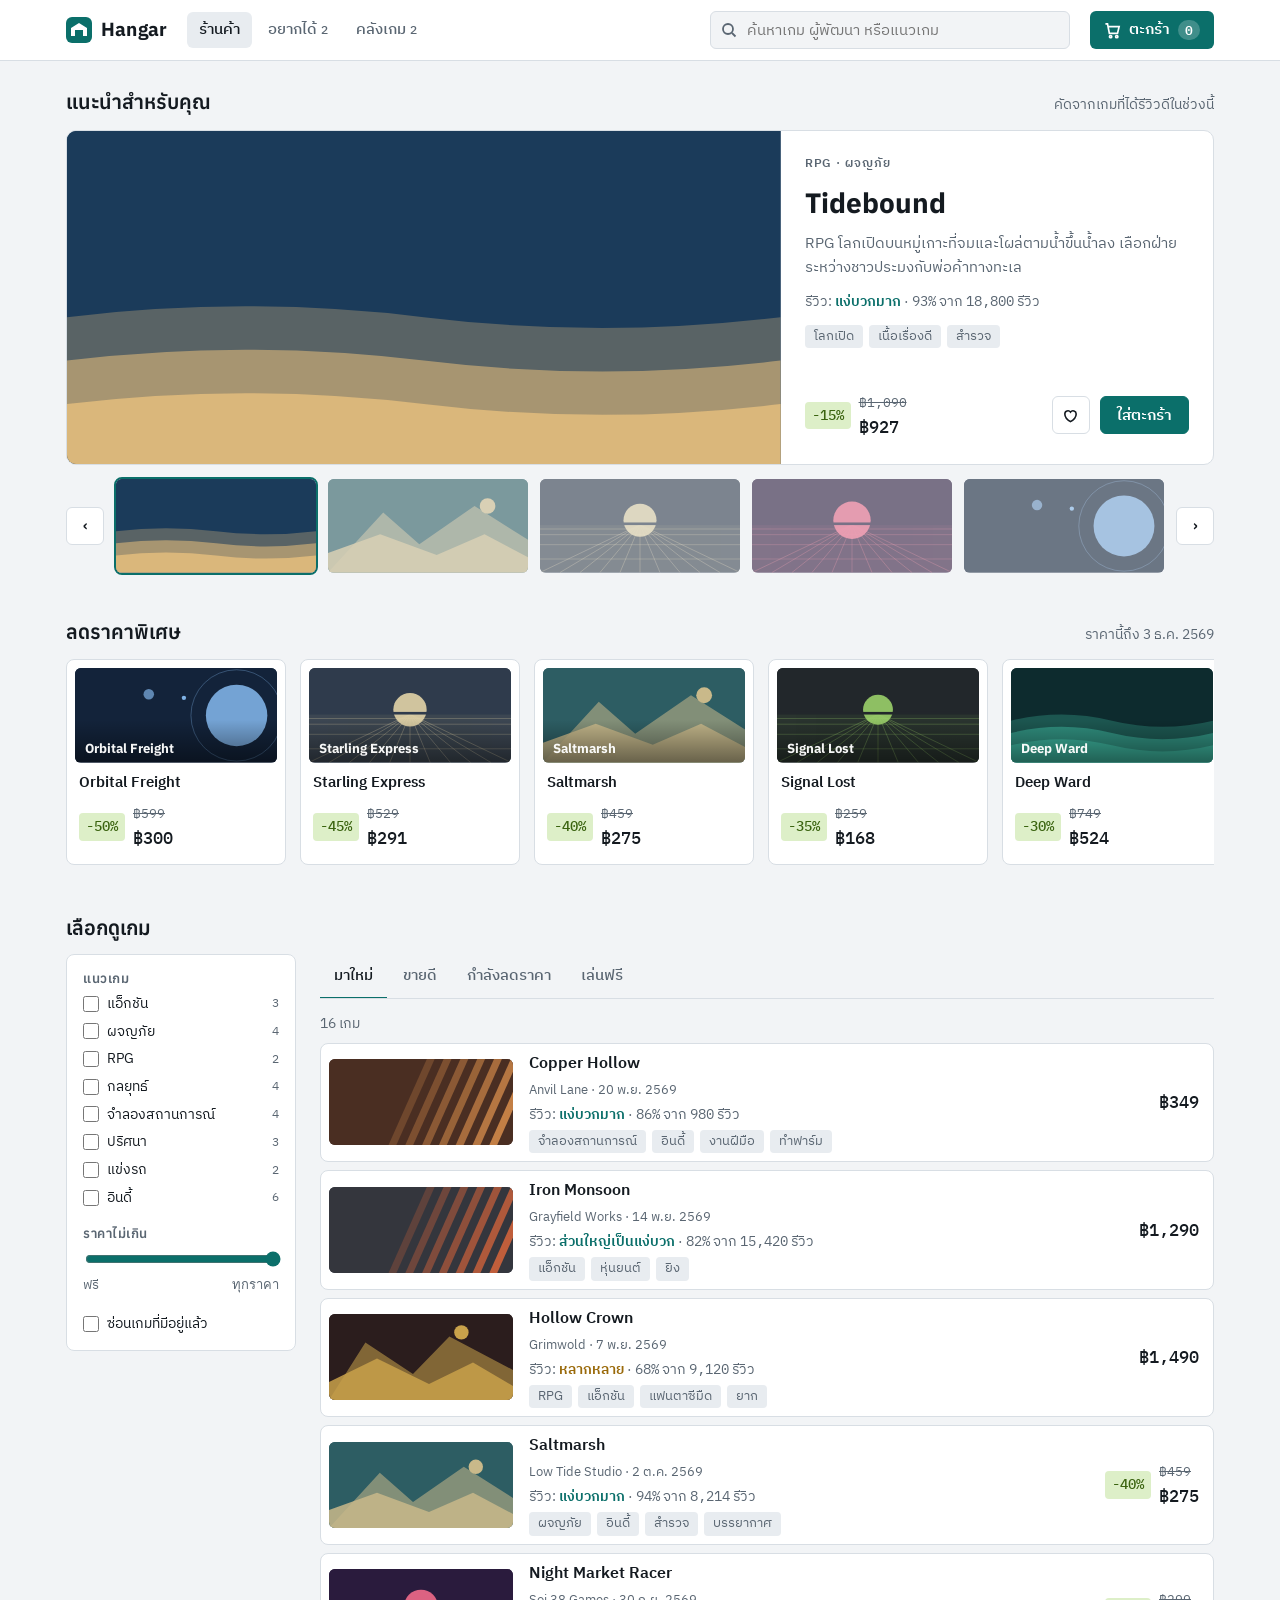
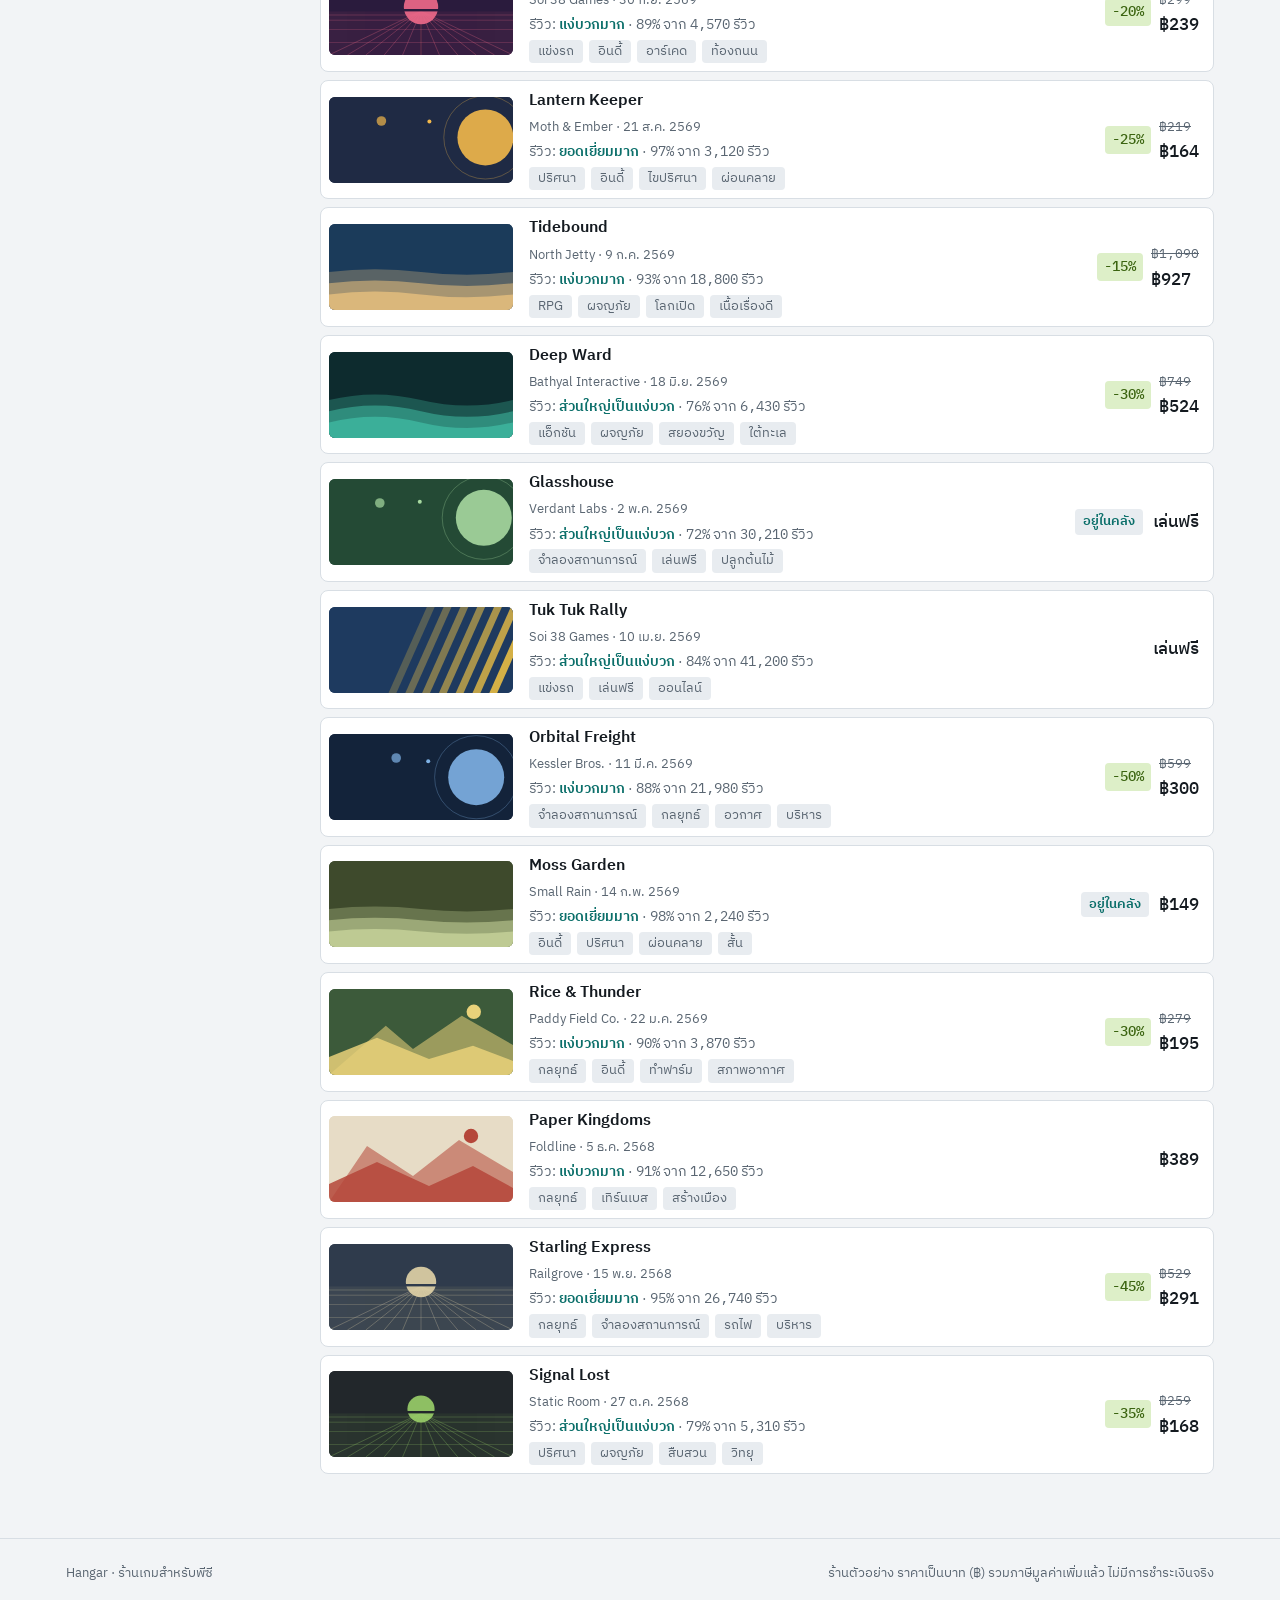
<file: ปวส.2/011-Thiraphong/index.html>
<!DOCTYPE html>
<html lang="th">
<head>
  <meta charset="utf-8">
  <meta name="viewport" content="width=device-width, initial-scale=1, viewport-fit=cover">
  <title>Hangar Game Store</title>
  <link rel="icon" href="assets/logo.svg" type="image/svg+xml">
  <link rel="preconnect" href="https://fonts.googleapis.com">
  <link rel="preconnect" href="https://fonts.gstatic.com" crossorigin>
  <link rel="stylesheet" href="https://fonts.googleapis.com/css2?family=Anuphan:wght@500;600;700&family=IBM+Plex+Sans+Thai:wght@400;500;600&family=IBM+Plex+Mono:wght@500&display=swap">
  <link rel="stylesheet" href="css/style.css">
</head>
<body>

<header class="top">
  <div class="wrap">
    <a class="brand" href="#store" aria-label="Hangar หน้าแรก">
      <img src="assets/logo.svg" width="26" height="26" alt="">
      Hangar
    </a>
    <nav class="nav" aria-label="เมนูหลัก">
      <a href="#store" data-view="store">ร้านค้า</a>
      <a href="#wishlist" data-view="wishlist">อยากได้<span class="count num" id="wishCount"></span></a>
      <a href="#library" data-view="library">คลังเกม<span class="count num" id="libCount"></span></a>
    </nav>
    <div class="search" role="search">
      <svg width="16" height="16" viewBox="0 0 16 16" fill="none" stroke="currentColor" stroke-width="1.8" aria-hidden="true"><circle cx="7" cy="7" r="5"/><path d="M11 11l3.5 3.5"/></svg>
      <input id="q" type="search" placeholder="ค้นหาเกม ผู้พัฒนา หรือแนวเกม" autocomplete="off" aria-label="ค้นหาเกม">
      <div class="suggest" id="suggest" hidden></div>
    </div>
    <button class="cart-btn" id="cartBtn" aria-label="เปิดตะกร้า">
      <svg width="17" height="17" viewBox="0 0 18 18" fill="none" stroke="currentColor" stroke-width="1.8" aria-hidden="true"><path d="M1.5 2h2.2l2 10h8.6l1.7-7H5"/><circle cx="7" cy="15.5" r="1.2"/><circle cx="13.5" cy="15.5" r="1.2"/></svg>
      <span class="lbl">ตะกร้า</span><span class="num" id="cartCount">0</span>
    </button>
  </div>
</header>

<main class="wrap" id="main"></main>

<footer class="site"><div class="wrap">
  <span>Hangar · ร้านเกมสำหรับพีซี</span>
  <span>ร้านตัวอย่าง ราคาเป็นบาท (฿) รวมภาษีมูลค่าเพิ่มแล้ว ไม่มีการชำระเงินจริง</span>
</div></footer>

<dialog id="dlg" aria-labelledby="dlgTitle"></dialog>
<div class="scrim" id="scrim" hidden></div>
<aside class="drawer" id="drawer" hidden aria-label="ตะกร้าสินค้า"></aside>
<div class="toast" id="toast" hidden role="status"></div>

<script src="js/data.js"></script>
<script src="js/app.js"></script>
</body>
</html>
</file>
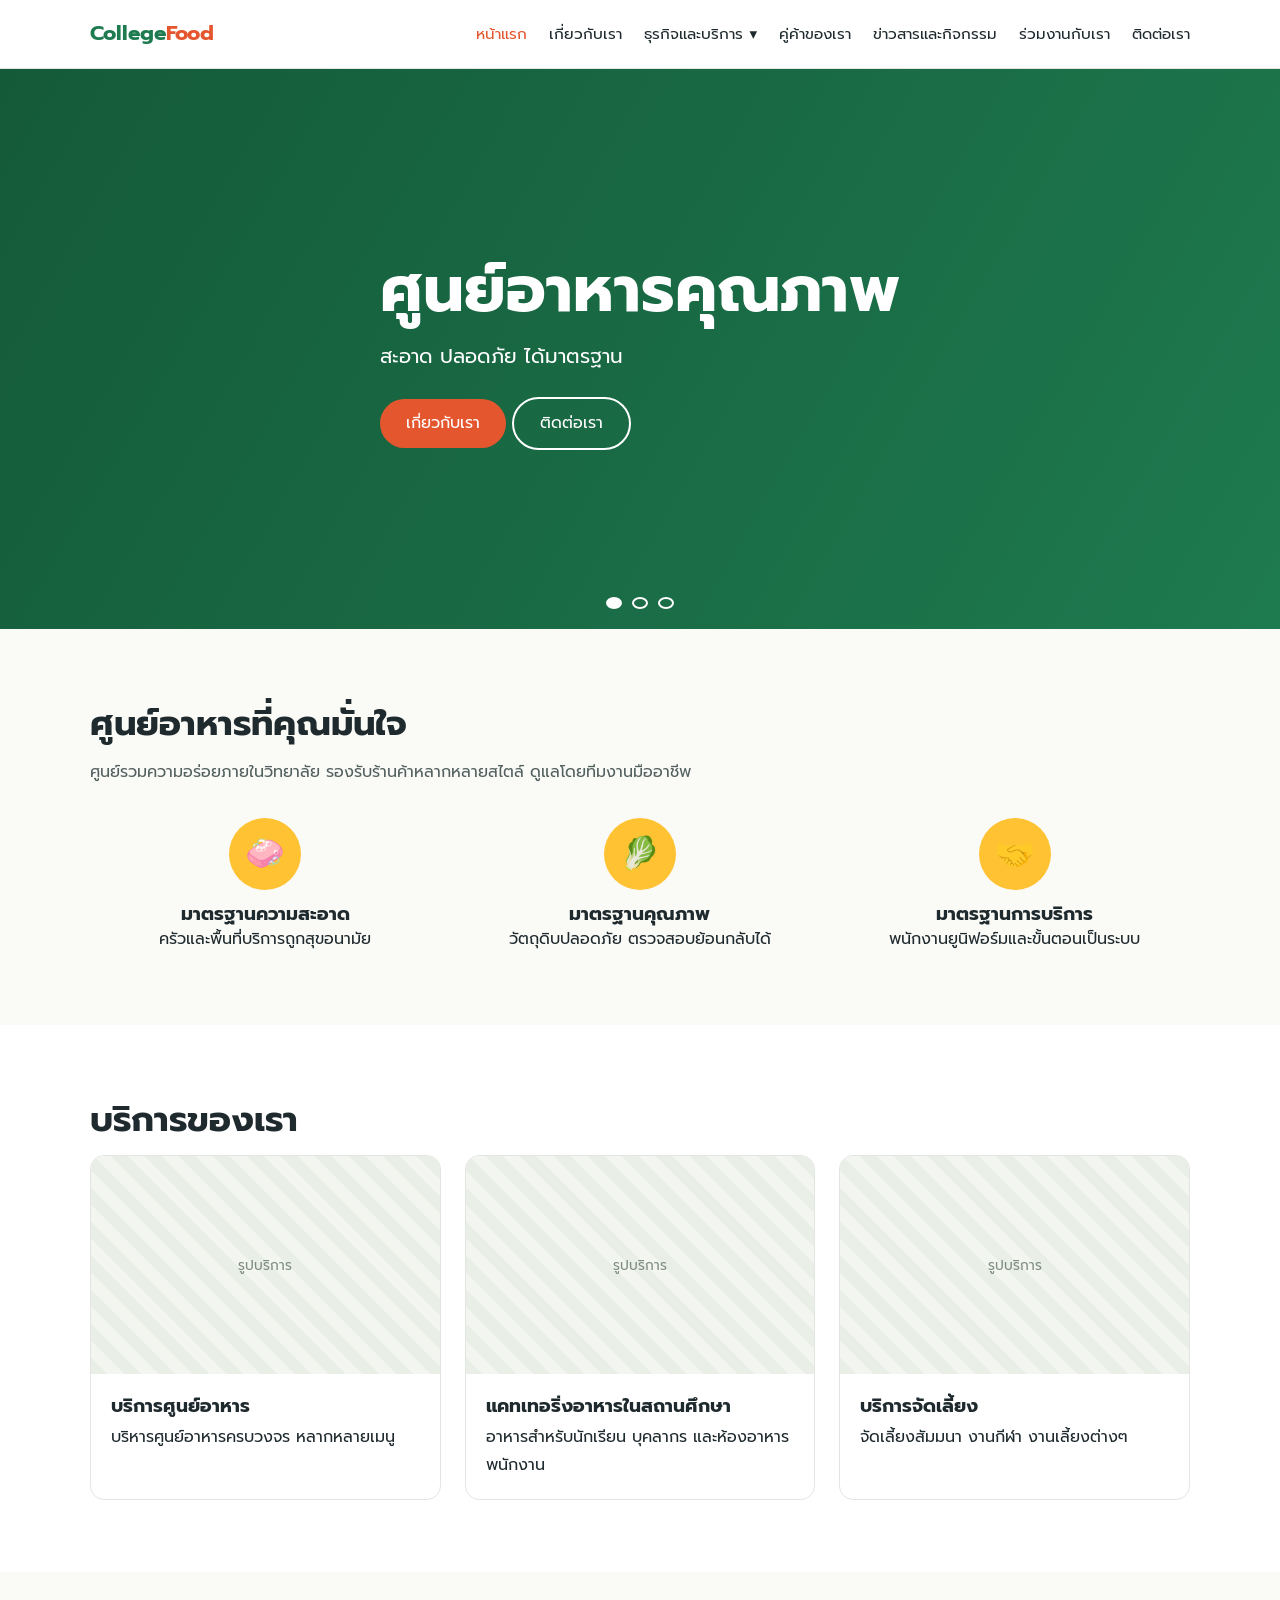
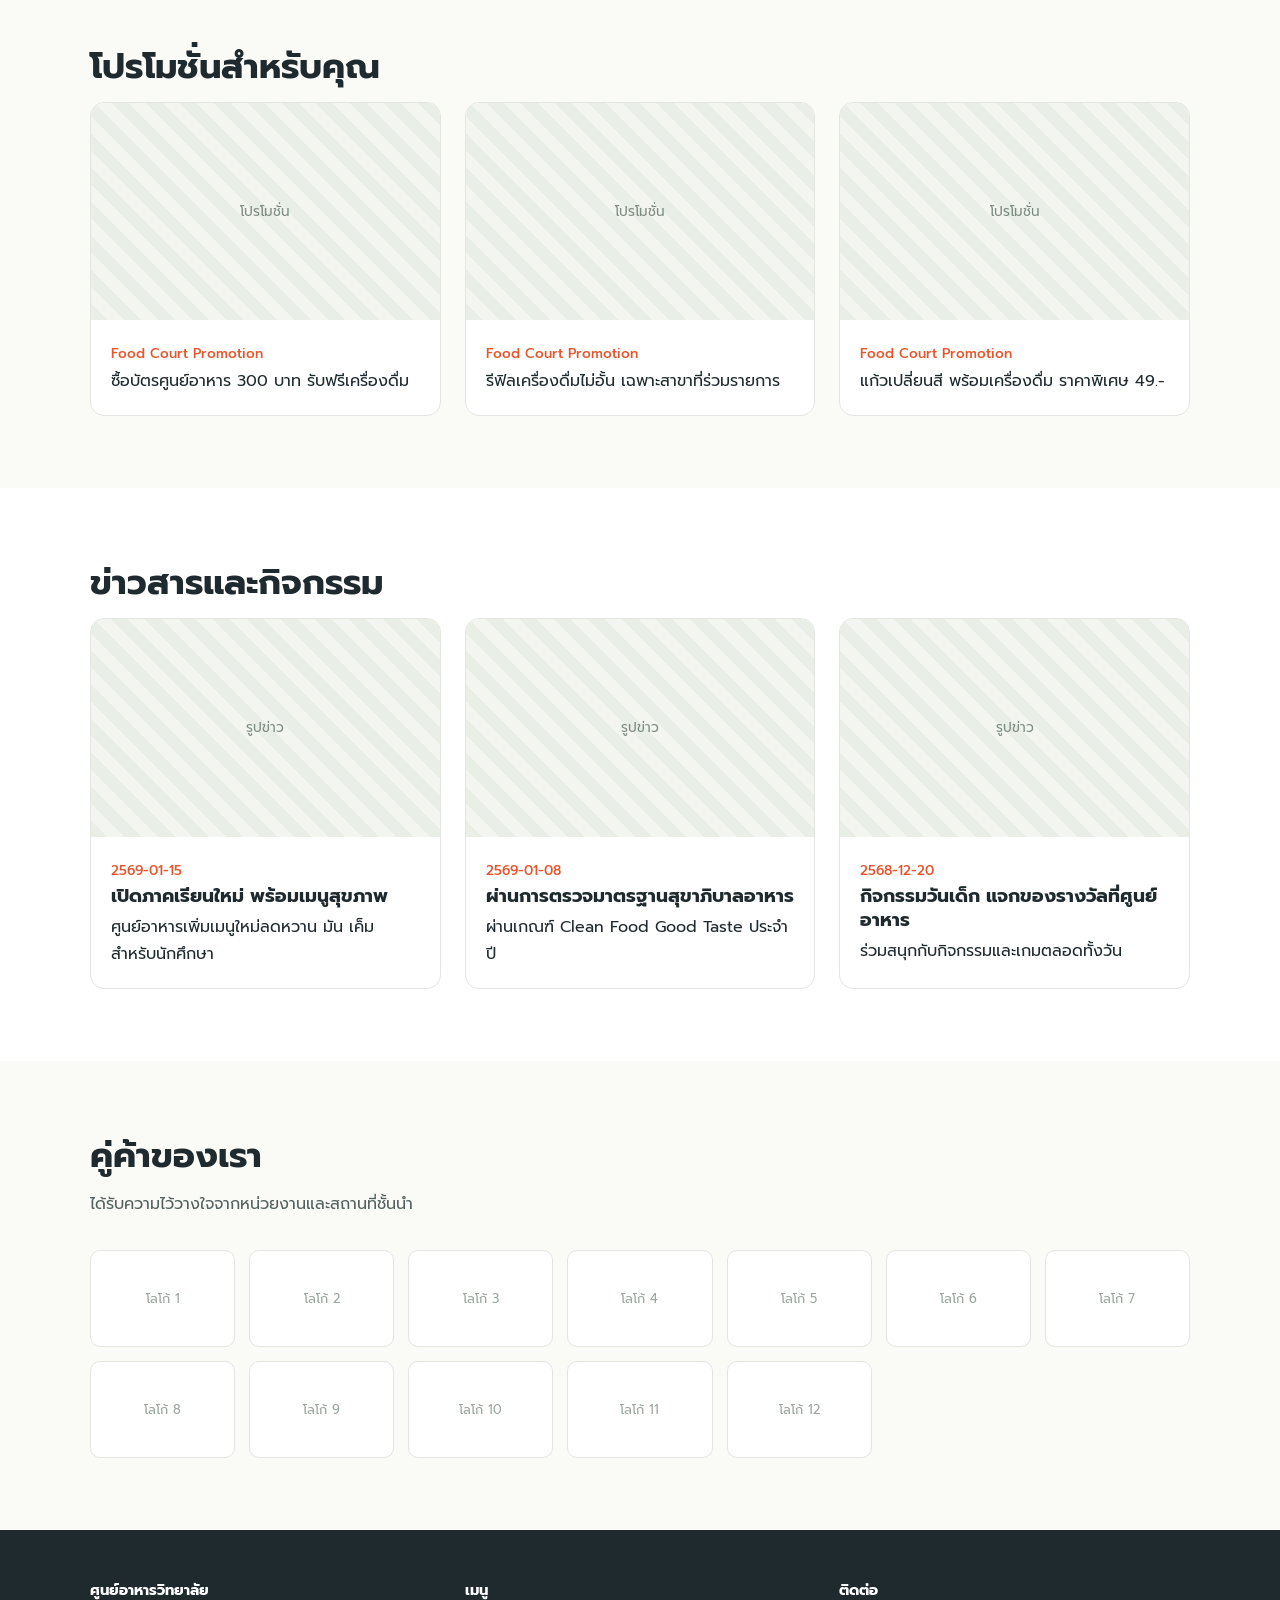
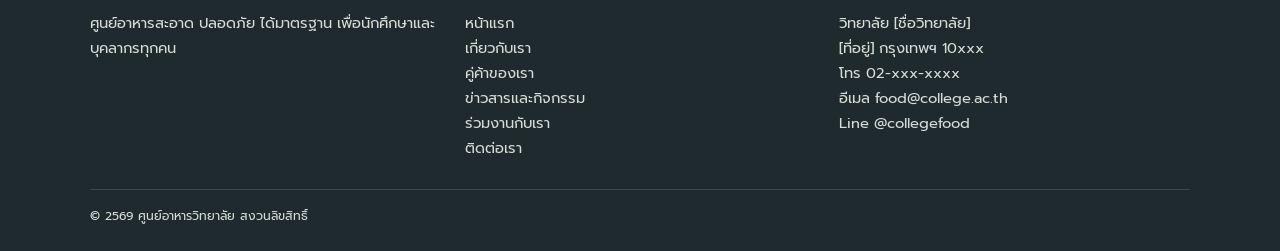
<file: ปวส.2/09-Jirakit/index.html>
<!DOCTYPE html>
<html lang="th">

<head>
    <meta charset="utf-8">
    <meta name="viewport" content="width=device-width,initial-scale=1">
    <title>หน้าแรก | ศูนย์อาหารวิทยาลัย</title>
    <link rel="preconnect" href="https://fonts.googleapis.com">
    <link href="https://fonts.googleapis.com/css2?family=Prompt:wght@400;500;700&display=swap" rel="stylesheet">
    <link rel="stylesheet" href="assets/css/style.css">
</head>

<body>
    <header class="hd">
        <div class="wrap"><a class="logo" href="index.html">College<span>Food</span></a><button class="burger"
                aria-label="เมนู" aria-expanded="false">☰</button>
            <nav class="nav"><a href="index.html" class="on">หน้าแรก</a><a href="about.html">เกี่ยวกับเรา</a>
                <div class="dd"><a href="#" tabindex="0">ธุรกิจและบริการ ▾</a>
                    <div><a href="services/food-center.html">บริการศูนย์อาหาร</a><a
                            href="services/school-catering.html">แคทเทอริ่งอาหารในสถานศึกษา</a><a
                            href="services/catering.html">บริการจัดเลี้ยง</a></div>
                </div><a href="partners.html">คู่ค้าของเรา</a><a href="news.html">ข่าวสารและกิจกรรม</a><a
                    href="job.html">ร่วมงานกับเรา</a><a href="contact.html">ติดต่อเรา</a>
            </nav>
        </div>
    </header>
    <main>
        <section class="hero">
            <div>
                <div class="slide">
                    <div class="wrap">
                        <h1>ศูนย์อาหารคุณภาพ</h1>
                        <p>สะอาด ปลอดภัย ได้มาตรฐาน</p><a class="btn" href="about.html">เกี่ยวกับเรา</a> <a
                            class="btn alt" href="contact.html">ติดต่อเรา</a>
                    </div>
                </div>
                <div class="slide">
                    <div class="wrap">
                        <h1>เมนูหลากหลาย</h1>
                        <p>ตอบโจทย์ทุกความต้องการของนักศึกษา</p><a class="btn" href="about.html">เกี่ยวกับเรา</a> <a
                            class="btn alt" href="contact.html">ติดต่อเรา</a>
                    </div>
                </div>
                <div class="slide">
                    <div class="wrap">
                        <h1>บริการด้วยใจ</h1>
                        <p>พร้อมดูแลคุณทุกมื้อ</p><a class="btn" href="about.html">เกี่ยวกับเรา</a> <a class="btn alt"
                            href="contact.html">ติดต่อเรา</a>
                    </div>
                </div>
            </div>
            <div class="dots"></div>
        </section>
        <section>
            <div class="wrap">
                <h2>ศูนย์อาหารที่คุณมั่นใจ</h2>
                <p class="lead">ศูนย์รวมความอร่อยภายในวิทยาลัย รองรับร้านค้าหลากหลายสไตล์ ดูแลโดยทีมงานมืออาชีพ</p>
                <div class="g3 std">
                    <div>
                        <div class="ic">🧼</div>
                        <h3>มาตรฐานความสะอาด</h3>
                        <p>ครัวและพื้นที่บริการถูกสุขอนามัย</p>
                    </div>
                    <div>
                        <div class="ic">🥬</div>
                        <h3>มาตรฐานคุณภาพ</h3>
                        <p>วัตถุดิบปลอดภัย ตรวจสอบย้อนกลับได้</p>
                    </div>
                    <div>
                        <div class="ic">🤝</div>
                        <h3>มาตรฐานการบริการ</h3>
                        <p>พนักงานยูนิฟอร์มและขั้นตอนเป็นระบบ</p>
                    </div>
                </div>
            </div>
        </section>
        <section class="alt-bg">
            <div class="wrap">
                <h2>บริการของเรา</h2>
                <div class="g3"><a class="card" href="services/food-center.html">
                        <div class="ph">รูปบริการ</div>
                        <div class="b">
                            <h3>บริการศูนย์อาหาร</h3>
                            <p>บริหารศูนย์อาหารครบวงจร หลากหลายเมนู</p>
                        </div>
                    </a><a class="card" href="services/school-catering.html">
                        <div class="ph">รูปบริการ</div>
                        <div class="b">
                            <h3>แคทเทอริ่งอาหารในสถานศึกษา</h3>
                            <p>อาหารสำหรับนักเรียน บุคลากร และห้องอาหารพนักงาน</p>
                        </div>
                    </a><a class="card" href="services/catering.html">
                        <div class="ph">รูปบริการ</div>
                        <div class="b">
                            <h3>บริการจัดเลี้ยง</h3>
                            <p>จัดเลี้ยงสัมมนา งานกีฬา งานเลี้ยงต่างๆ</p>
                        </div>
                    </a></div>
            </div>
        </section>
        <section>
            <div class="wrap">
                <h2>โปรโมชั่นสำหรับคุณ</h2>
                <div class="g3">
                    <div class="card">
                        <div class="ph">โปรโมชั่น</div>
                        <div class="b"><span class="promo-tag">Food Court Promotion</span>
                            <p>ซื้อบัตรศูนย์อาหาร 300 บาท รับฟรีเครื่องดื่ม</p>
                        </div>
                    </div>
                    <div class="card">
                        <div class="ph">โปรโมชั่น</div>
                        <div class="b"><span class="promo-tag">Food Court Promotion</span>
                            <p>รีฟิลเครื่องดื่มไม่อั้น เฉพาะสาขาที่ร่วมรายการ</p>
                        </div>
                    </div>
                    <div class="card">
                        <div class="ph">โปรโมชั่น</div>
                        <div class="b"><span class="promo-tag">Food Court Promotion</span>
                            <p>แก้วเปลี่ยนสี พร้อมเครื่องดื่ม ราคาพิเศษ 49.-</p>
                        </div>
                    </div>
                </div>
            </div>
        </section>
        <section class="alt-bg">
            <div class="wrap">
                <h2>ข่าวสารและกิจกรรม</h2>
                <div class="g3" data-news="3"></div>
            </div>
        </section>
        <section>
            <div class="wrap">
                <h2>คู่ค้าของเรา</h2>
                <p class="lead">ได้รับความไว้วางใจจากหน่วยงานและสถานที่ชั้นนำ</p>
                <div class="partners">
                    <div>โลโก้ 1</div>
                    <div>โลโก้ 2</div>
                    <div>โลโก้ 3</div>
                    <div>โลโก้ 4</div>
                    <div>โลโก้ 5</div>
                    <div>โลโก้ 6</div>
                    <div>โลโก้ 7</div>
                    <div>โลโก้ 8</div>
                    <div>โลโก้ 9</div>
                    <div>โลโก้ 10</div>
                    <div>โลโก้ 11</div>
                    <div>โลโก้ 12</div>
                </div>
            </div>
        </section>
    </main>
    <footer class="ft">
        <div class="wrap">
            <div class="g3">
                <div>
                    <h4>ศูนย์อาหารวิทยาลัย</h4>ศูนย์อาหารสะอาด ปลอดภัย ได้มาตรฐาน เพื่อนักศึกษาและบุคลากรทุกคน
                </div>
                <div>
                    <h4>เมนู</h4><a href="index.html">หน้าแรก</a><br><a href="about.html">เกี่ยวกับเรา</a><br><a
                        href="partners.html">คู่ค้าของเรา</a><br><a href="news.html">ข่าวสารและกิจกรรม</a><br><a
                        href="job.html">ร่วมงานกับเรา</a><br><a href="contact.html">ติดต่อเรา</a><br>
                </div>
                <div>
                    <h4>ติดต่อ</h4>วิทยาลัย [ชื่อวิทยาลัย]<br>[ที่อยู่] กรุงเทพฯ 10xxx<br>โทร 02-xxx-xxxx<br>อีเมล
                    food@college.ac.th<br>Line @collegefood
                </div>
            </div><small>© 2569 ศูนย์อาหารวิทยาลัย สงวนลิขสิทธิ์</small>
        </div>
    </footer>
    <script src="assets/js/main.js"></script>
</body>

</html>
</file>
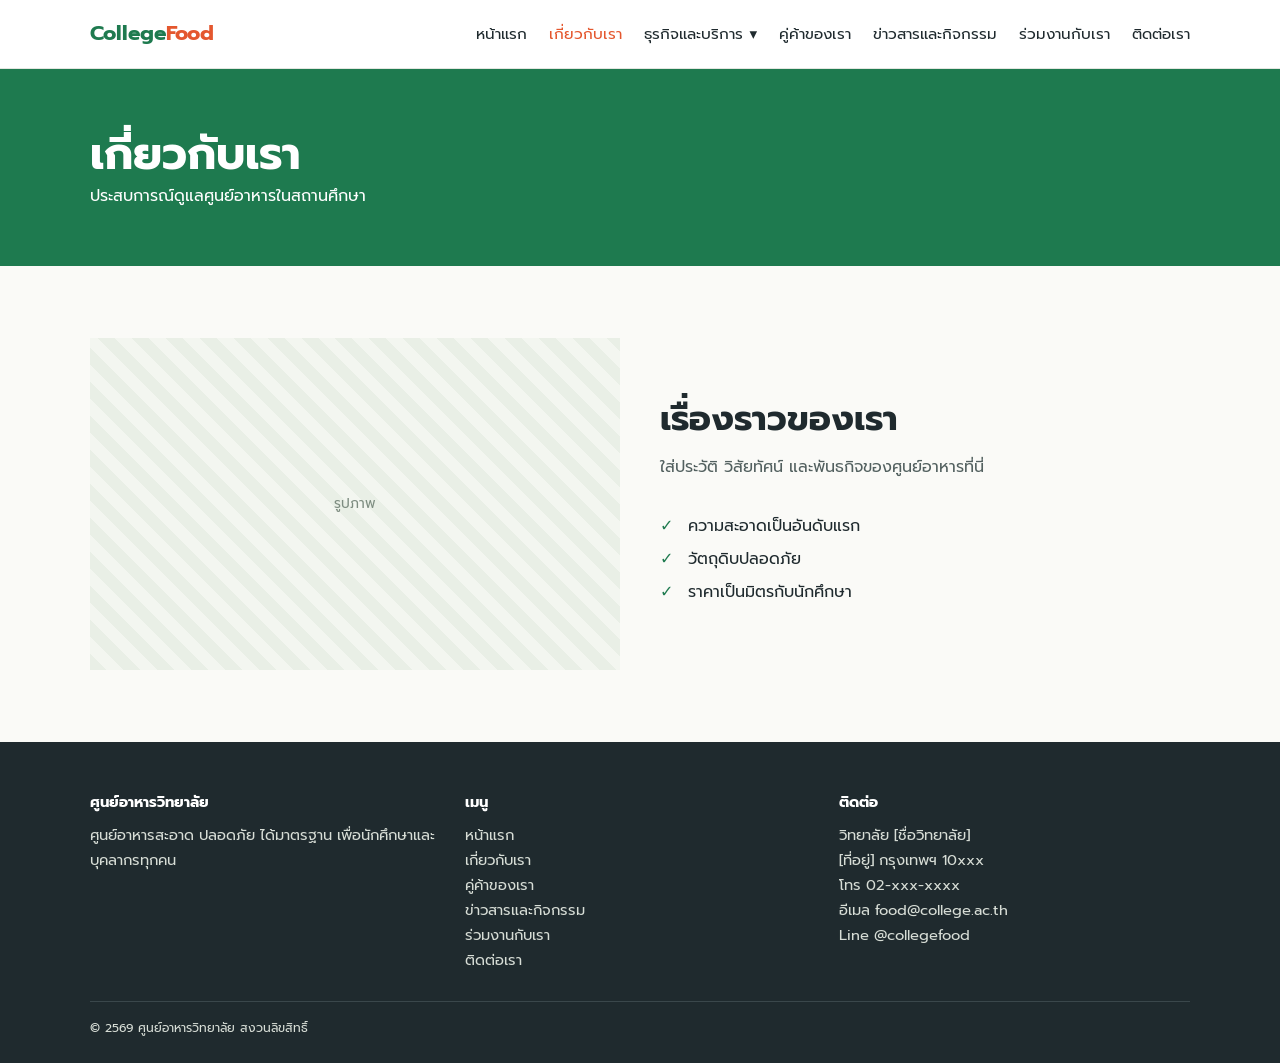
<file: ปวส.2/09-Jirakit/about.html>
<!DOCTYPE html>
<html lang="th">

<head>
    <meta charset="utf-8">
    <meta name="viewport" content="width=device-width,initial-scale=1">
    <title>เกี่ยวกับเรา | ศูนย์อาหารวิทยาลัย</title>
    <link rel="preconnect" href="https://fonts.googleapis.com">
    <link href="https://fonts.googleapis.com/css2?family=Prompt:wght@400;500;700&display=swap" rel="stylesheet">
    <link rel="stylesheet" href="assets/css/style.css">
</head>

<body>
    <header class="hd">
        <div class="wrap"><a class="logo" href="index.html">College<span>Food</span></a><button class="burger"
                aria-label="เมนู" aria-expanded="false">☰</button>
            <nav class="nav"><a href="index.html">หน้าแรก</a><a href="about.html" class="on">เกี่ยวกับเรา</a>
                <div class="dd"><a href="#" tabindex="0">ธุรกิจและบริการ ▾</a>
                    <div><a href="services/food-center.html">บริการศูนย์อาหาร</a><a
                            href="services/school-catering.html">แคทเทอริ่งอาหารในสถานศึกษา</a><a
                            href="services/catering.html">บริการจัดเลี้ยง</a></div>
                </div><a href="partners.html">คู่ค้าของเรา</a><a href="news.html">ข่าวสารและกิจกรรม</a><a
                    href="job.html">ร่วมงานกับเรา</a><a href="contact.html">ติดต่อเรา</a>
            </nav>
        </div>
    </header>
    <main>
        <div class="page-hd">
            <div class="wrap">
                <h1>เกี่ยวกับเรา</h1>
                <p>ประสบการณ์ดูแลศูนย์อาหารในสถานศึกษา</p>
            </div>
        </div>
        <section>
            <div class="wrap split">
                <div class="ph">รูปภาพ</div>
                <div>
                    <h2>เรื่องราวของเรา</h2>
                    <p class="lead">ใส่ประวัติ วิสัยทัศน์ และพันธกิจของศูนย์อาหารที่นี่</p>
                    <ul class="tick">
                        <li>ความสะอาดเป็นอันดับแรก</li>
                        <li>วัตถุดิบปลอดภัย</li>
                        <li>ราคาเป็นมิตรกับนักศึกษา</li>
                    </ul>
                </div>
            </div>
        </section>
    </main>
    <footer class="ft">
        <div class="wrap">
            <div class="g3">
                <div>
                    <h4>ศูนย์อาหารวิทยาลัย</h4>ศูนย์อาหารสะอาด ปลอดภัย ได้มาตรฐาน เพื่อนักศึกษาและบุคลากรทุกคน
                </div>
                <div>
                    <h4>เมนู</h4><a href="index.html">หน้าแรก</a><br><a href="about.html">เกี่ยวกับเรา</a><br><a
                        href="partners.html">คู่ค้าของเรา</a><br><a href="news.html">ข่าวสารและกิจกรรม</a><br><a
                        href="job.html">ร่วมงานกับเรา</a><br><a href="contact.html">ติดต่อเรา</a><br>
                </div>
                <div>
                    <h4>ติดต่อ</h4>วิทยาลัย [ชื่อวิทยาลัย]<br>[ที่อยู่] กรุงเทพฯ 10xxx<br>โทร 02-xxx-xxxx<br>อีเมล
                    food@college.ac.th<br>Line @collegefood
                </div>
            </div><small>© 2569 ศูนย์อาหารวิทยาลัย สงวนลิขสิทธิ์</small>
        </div>
    </footer>
    <script src="assets/js/main.js"></script>
</body>

</html>
</file>
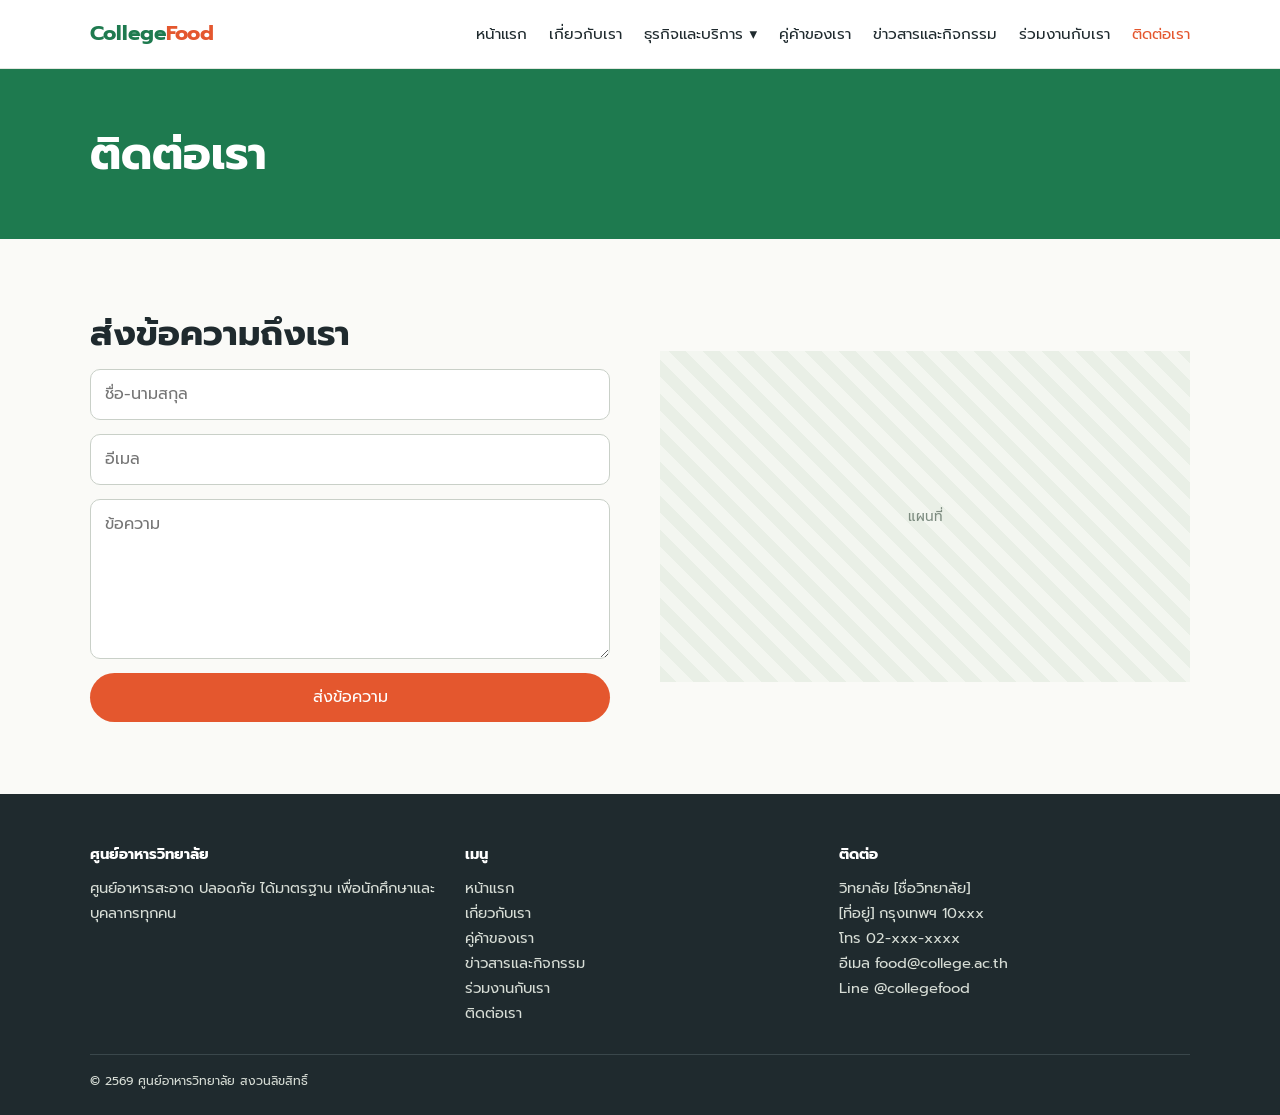
<file: ปวส.2/09-Jirakit/contact.html>
<!DOCTYPE html>
<html lang="th">

<head>
    <meta charset="utf-8">
    <meta name="viewport" content="width=device-width,initial-scale=1">
    <title>ติดต่อเรา | ศูนย์อาหารวิทยาลัย</title>
    <link rel="preconnect" href="https://fonts.googleapis.com">
    <link href="https://fonts.googleapis.com/css2?family=Prompt:wght@400;500;700&display=swap" rel="stylesheet">
    <link rel="stylesheet" href="assets/css/style.css">
</head>

<body>
    <header class="hd">
        <div class="wrap"><a class="logo" href="index.html">College<span>Food</span></a><button class="burger"
                aria-label="เมนู" aria-expanded="false">☰</button>
            <nav class="nav"><a href="index.html">หน้าแรก</a><a href="about.html">เกี่ยวกับเรา</a>
                <div class="dd"><a href="#" tabindex="0">ธุรกิจและบริการ ▾</a>
                    <div><a href="services/food-center.html">บริการศูนย์อาหาร</a><a
                            href="services/school-catering.html">แคทเทอริ่งอาหารในสถานศึกษา</a><a
                            href="services/catering.html">บริการจัดเลี้ยง</a></div>
                </div><a href="partners.html">คู่ค้าของเรา</a><a href="news.html">ข่าวสารและกิจกรรม</a><a
                    href="job.html">ร่วมงานกับเรา</a><a href="contact.html" class="on">ติดต่อเรา</a>
            </nav>
        </div>
    </header>
    <main>
        <div class="page-hd">
            <div class="wrap">
                <h1>ติดต่อเรา</h1>
                <p></p>
            </div>
        </div>
        <section>
            <div class="wrap split">
                <div>
                    <h2>ส่งข้อความถึงเรา</h2>
                    <form data-demo><input placeholder="ชื่อ-นามสกุล" required><input type="email" placeholder="อีเมล"
                            required><textarea rows="5" placeholder="ข้อความ" required></textarea><button
                            class="btn">ส่งข้อความ</button></form>
                </div>
                <div class="ph">แผนที่</div>
            </div>
        </section>
    </main>
    <footer class="ft">
        <div class="wrap">
            <div class="g3">
                <div>
                    <h4>ศูนย์อาหารวิทยาลัย</h4>ศูนย์อาหารสะอาด ปลอดภัย ได้มาตรฐาน เพื่อนักศึกษาและบุคลากรทุกคน
                </div>
                <div>
                    <h4>เมนู</h4><a href="index.html">หน้าแรก</a><br><a href="about.html">เกี่ยวกับเรา</a><br><a
                        href="partners.html">คู่ค้าของเรา</a><br><a href="news.html">ข่าวสารและกิจกรรม</a><br><a
                        href="job.html">ร่วมงานกับเรา</a><br><a href="contact.html">ติดต่อเรา</a><br>
                </div>
                <div>
                    <h4>ติดต่อ</h4>วิทยาลัย [ชื่อวิทยาลัย]<br>[ที่อยู่] กรุงเทพฯ 10xxx<br>โทร 02-xxx-xxxx<br>อีเมล
                    food@college.ac.th<br>Line @collegefood
                </div>
            </div><small>© 2569 ศูนย์อาหารวิทยาลัย สงวนลิขสิทธิ์</small>
        </div>
    </footer>
    <script src="assets/js/main.js"></script>
</body>

</html>
</file>
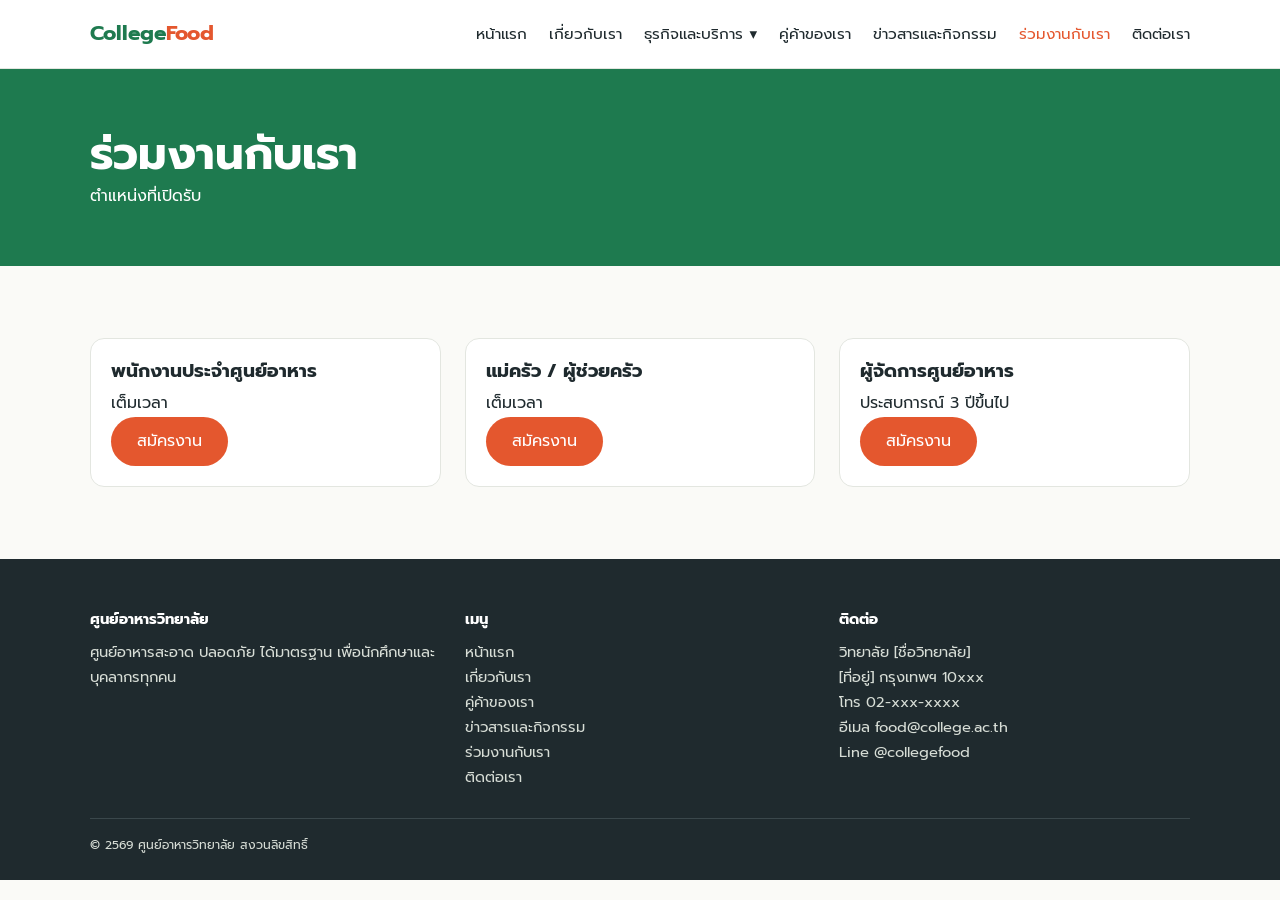
<file: ปวส.2/09-Jirakit/job.html>
<!DOCTYPE html>
<html lang="th">

<head>
    <meta charset="utf-8">
    <meta name="viewport" content="width=device-width,initial-scale=1">
    <title>ร่วมงานกับเรา | ศูนย์อาหารวิทยาลัย</title>
    <link rel="preconnect" href="https://fonts.googleapis.com">
    <link href="https://fonts.googleapis.com/css2?family=Prompt:wght@400;500;700&display=swap" rel="stylesheet">
    <link rel="stylesheet" href="assets/css/style.css">
</head>

<body>
    <header class="hd">
        <div class="wrap"><a class="logo" href="index.html">College<span>Food</span></a><button class="burger"
                aria-label="เมนู" aria-expanded="false">☰</button>
            <nav class="nav"><a href="index.html">หน้าแรก</a><a href="about.html">เกี่ยวกับเรา</a>
                <div class="dd"><a href="#" tabindex="0">ธุรกิจและบริการ ▾</a>
                    <div><a href="services/food-center.html">บริการศูนย์อาหาร</a><a
                            href="services/school-catering.html">แคทเทอริ่งอาหารในสถานศึกษา</a><a
                            href="services/catering.html">บริการจัดเลี้ยง</a></div>
                </div><a href="partners.html">คู่ค้าของเรา</a><a href="news.html">ข่าวสารและกิจกรรม</a><a
                    href="job.html" class="on">ร่วมงานกับเรา</a><a href="contact.html">ติดต่อเรา</a>
            </nav>
        </div>
    </header>
    <main>
        <div class="page-hd">
            <div class="wrap">
                <h1>ร่วมงานกับเรา</h1>
                <p>ตำแหน่งที่เปิดรับ</p>
            </div>
        </div>
        <section>
            <div class="wrap g3">
                <div class="card">
                    <div class="b">
                        <h3>พนักงานประจำศูนย์อาหาร</h3>
                        <p>เต็มเวลา</p><a class="btn" href="contact.html">สมัครงาน</a>
                    </div>
                </div>
                <div class="card">
                    <div class="b">
                        <h3>แม่ครัว / ผู้ช่วยครัว</h3>
                        <p>เต็มเวลา</p><a class="btn" href="contact.html">สมัครงาน</a>
                    </div>
                </div>
                <div class="card">
                    <div class="b">
                        <h3>ผู้จัดการศูนย์อาหาร</h3>
                        <p>ประสบการณ์ 3 ปีขึ้นไป</p><a class="btn" href="contact.html">สมัครงาน</a>
                    </div>
                </div>
            </div>
        </section>
    </main>
    <footer class="ft">
        <div class="wrap">
            <div class="g3">
                <div>
                    <h4>ศูนย์อาหารวิทยาลัย</h4>ศูนย์อาหารสะอาด ปลอดภัย ได้มาตรฐาน เพื่อนักศึกษาและบุคลากรทุกคน
                </div>
                <div>
                    <h4>เมนู</h4><a href="index.html">หน้าแรก</a><br><a href="about.html">เกี่ยวกับเรา</a><br><a
                        href="partners.html">คู่ค้าของเรา</a><br><a href="news.html">ข่าวสารและกิจกรรม</a><br><a
                        href="job.html">ร่วมงานกับเรา</a><br><a href="contact.html">ติดต่อเรา</a><br>
                </div>
                <div>
                    <h4>ติดต่อ</h4>วิทยาลัย [ชื่อวิทยาลัย]<br>[ที่อยู่] กรุงเทพฯ 10xxx<br>โทร 02-xxx-xxxx<br>อีเมล
                    food@college.ac.th<br>Line @collegefood
                </div>
            </div><small>© 2569 ศูนย์อาหารวิทยาลัย สงวนลิขสิทธิ์</small>
        </div>
    </footer>
    <script src="assets/js/main.js"></script>
</body>

</html>
</file>
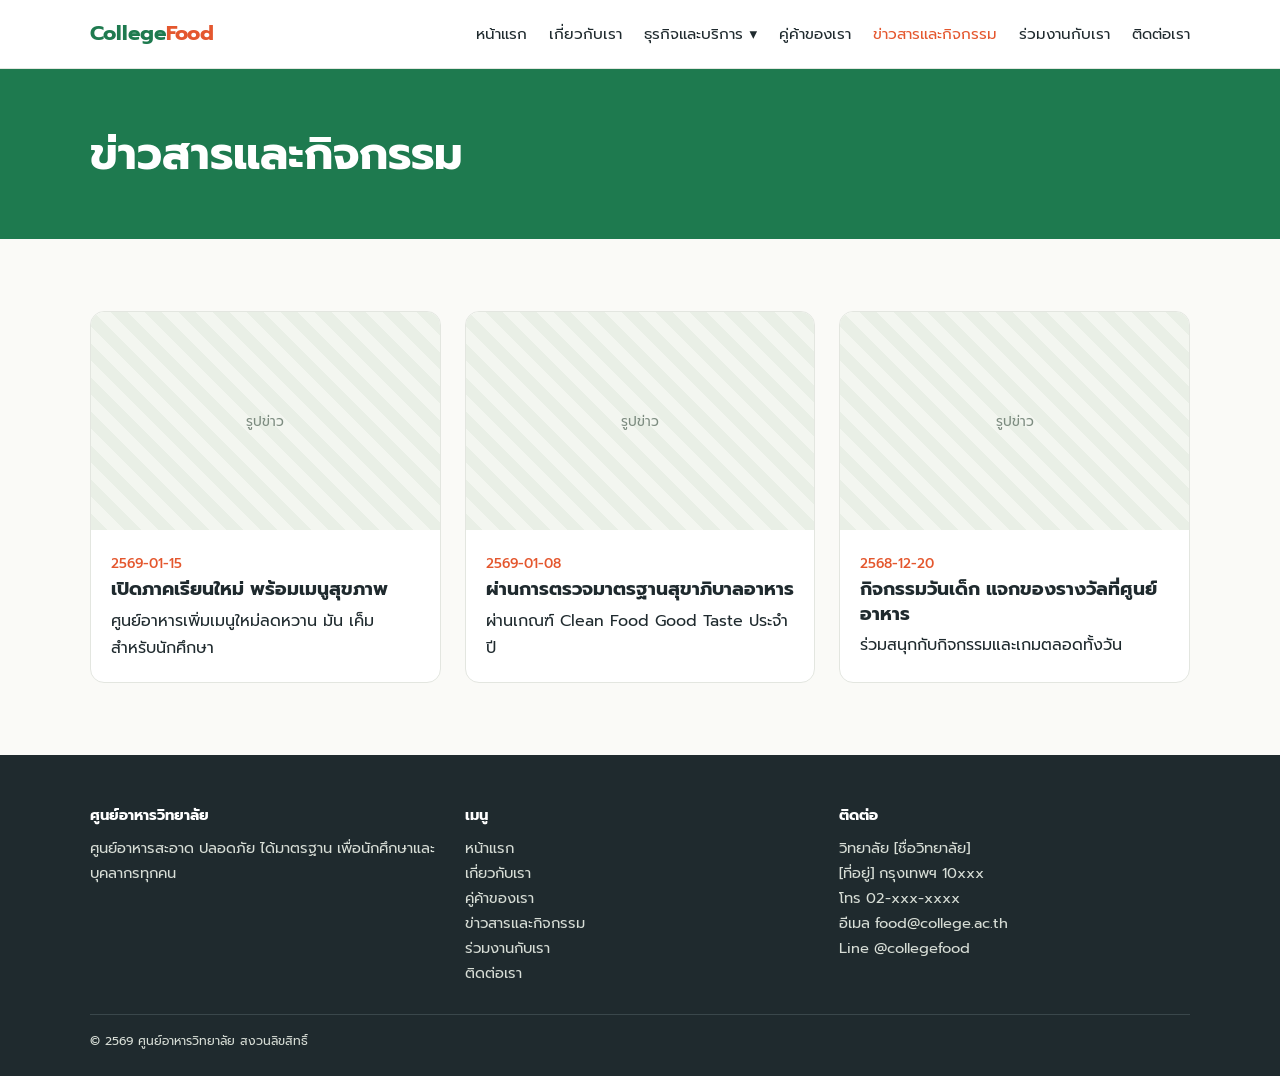
<file: ปวส.2/09-Jirakit/news.html>
<!DOCTYPE html>
<html lang="th">

<head>
    <meta charset="utf-8">
    <meta name="viewport" content="width=device-width,initial-scale=1">
    <title>ข่าวสารและกิจกรรม | ศูนย์อาหารวิทยาลัย</title>
    <link rel="preconnect" href="https://fonts.googleapis.com">
    <link href="https://fonts.googleapis.com/css2?family=Prompt:wght@400;500;700&display=swap" rel="stylesheet">
    <link rel="stylesheet" href="assets/css/style.css">
</head>

<body>
    <header class="hd">
        <div class="wrap"><a class="logo" href="index.html">College<span>Food</span></a><button class="burger"
                aria-label="เมนู" aria-expanded="false">☰</button>
            <nav class="nav"><a href="index.html">หน้าแรก</a><a href="about.html">เกี่ยวกับเรา</a>
                <div class="dd"><a href="#" tabindex="0">ธุรกิจและบริการ ▾</a>
                    <div><a href="services/food-center.html">บริการศูนย์อาหาร</a><a
                            href="services/school-catering.html">แคทเทอริ่งอาหารในสถานศึกษา</a><a
                            href="services/catering.html">บริการจัดเลี้ยง</a></div>
                </div><a href="partners.html">คู่ค้าของเรา</a><a href="news.html" class="on">ข่าวสารและกิจกรรม</a><a
                    href="job.html">ร่วมงานกับเรา</a><a href="contact.html">ติดต่อเรา</a>
            </nav>
        </div>
    </header>
    <main>
        <div class="page-hd">
            <div class="wrap">
                <h1>ข่าวสารและกิจกรรม</h1>
                <p></p>
            </div>
        </div>
        <section>
            <div class="wrap">
                <div class="g3" data-news></div>
            </div>
        </section>
    </main>
    <footer class="ft">
        <div class="wrap">
            <div class="g3">
                <div>
                    <h4>ศูนย์อาหารวิทยาลัย</h4>ศูนย์อาหารสะอาด ปลอดภัย ได้มาตรฐาน เพื่อนักศึกษาและบุคลากรทุกคน
                </div>
                <div>
                    <h4>เมนู</h4><a href="index.html">หน้าแรก</a><br><a href="about.html">เกี่ยวกับเรา</a><br><a
                        href="partners.html">คู่ค้าของเรา</a><br><a href="news.html">ข่าวสารและกิจกรรม</a><br><a
                        href="job.html">ร่วมงานกับเรา</a><br><a href="contact.html">ติดต่อเรา</a><br>
                </div>
                <div>
                    <h4>ติดต่อ</h4>วิทยาลัย [ชื่อวิทยาลัย]<br>[ที่อยู่] กรุงเทพฯ 10xxx<br>โทร 02-xxx-xxxx<br>อีเมล
                    food@college.ac.th<br>Line @collegefood
                </div>
            </div><small>© 2569 ศูนย์อาหารวิทยาลัย สงวนลิขสิทธิ์</small>
        </div>
    </footer>
    <script src="assets/js/main.js"></script>
</body>

</html>
</file>
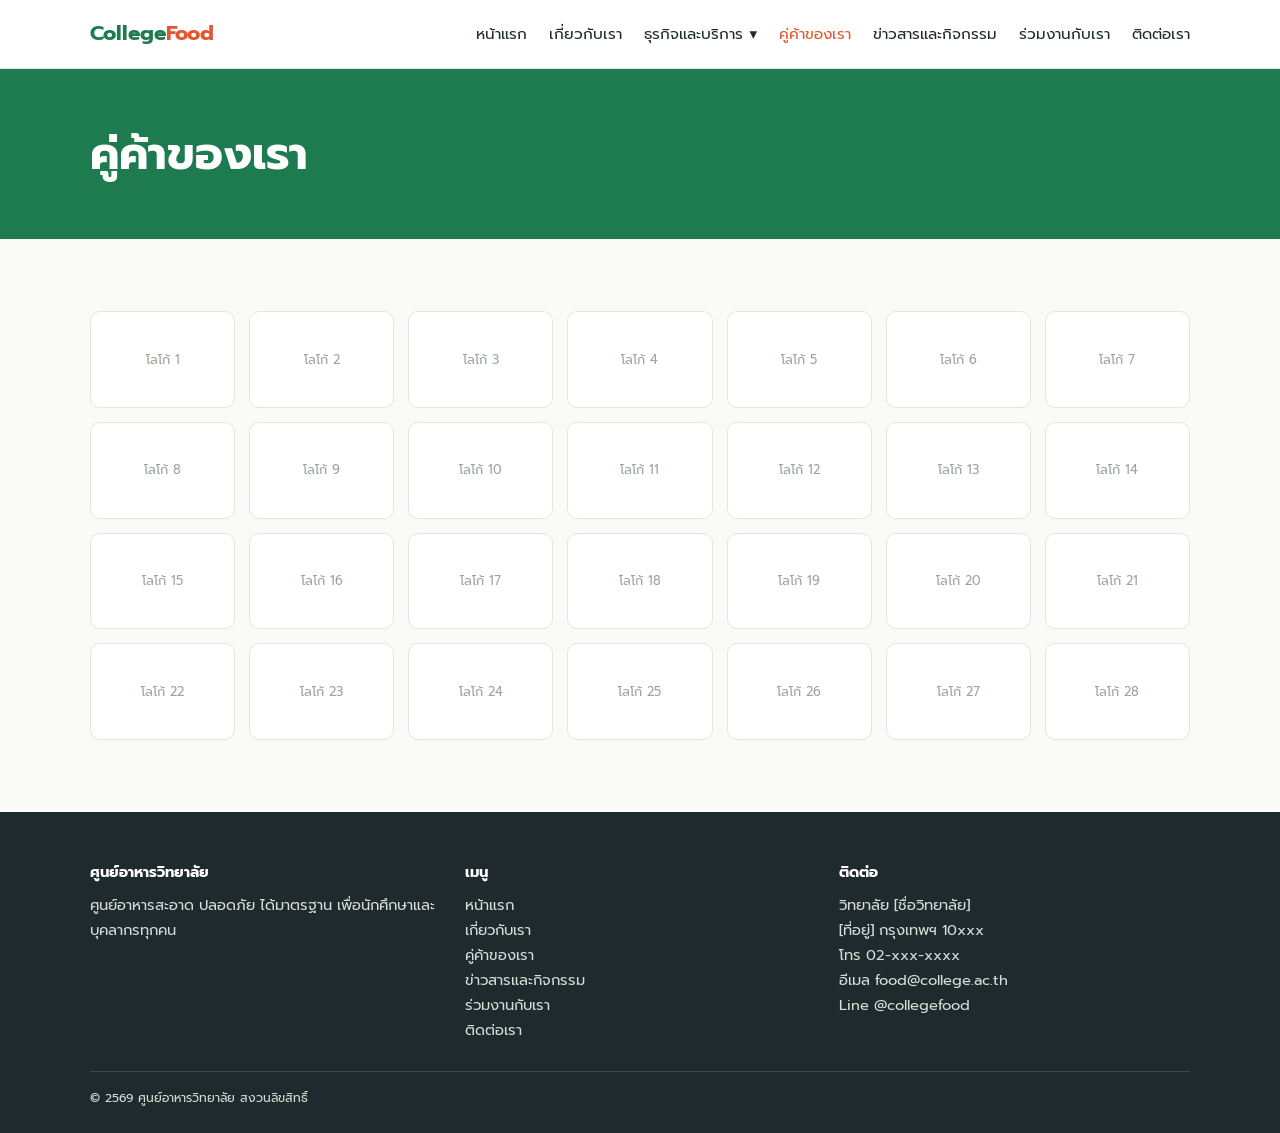
<file: ปวส.2/09-Jirakit/partners.html>
<!DOCTYPE html>
<html lang="th">

<head>
    <meta charset="utf-8">
    <meta name="viewport" content="width=device-width,initial-scale=1">
    <title>คู่ค้าของเรา | ศูนย์อาหารวิทยาลัย</title>
    <link rel="preconnect" href="https://fonts.googleapis.com">
    <link href="https://fonts.googleapis.com/css2?family=Prompt:wght@400;500;700&display=swap" rel="stylesheet">
    <link rel="stylesheet" href="assets/css/style.css">
</head>

<body>
    <header class="hd">
        <div class="wrap"><a class="logo" href="index.html">College<span>Food</span></a><button class="burger"
                aria-label="เมนู" aria-expanded="false">☰</button>
            <nav class="nav"><a href="index.html">หน้าแรก</a><a href="about.html">เกี่ยวกับเรา</a>
                <div class="dd"><a href="#" tabindex="0">ธุรกิจและบริการ ▾</a>
                    <div><a href="services/food-center.html">บริการศูนย์อาหาร</a><a
                            href="services/school-catering.html">แคทเทอริ่งอาหารในสถานศึกษา</a><a
                            href="services/catering.html">บริการจัดเลี้ยง</a></div>
                </div><a href="partners.html" class="on">คู่ค้าของเรา</a><a href="news.html">ข่าวสารและกิจกรรม</a><a
                    href="job.html">ร่วมงานกับเรา</a><a href="contact.html">ติดต่อเรา</a>
            </nav>
        </div>
    </header>
    <main>
        <div class="page-hd">
            <div class="wrap">
                <h1>คู่ค้าของเรา</h1>
                <p></p>
            </div>
        </div>
        <section>
            <div class="wrap">
                <div class="partners">
                    <div>โลโก้ 1</div>
                    <div>โลโก้ 2</div>
                    <div>โลโก้ 3</div>
                    <div>โลโก้ 4</div>
                    <div>โลโก้ 5</div>
                    <div>โลโก้ 6</div>
                    <div>โลโก้ 7</div>
                    <div>โลโก้ 8</div>
                    <div>โลโก้ 9</div>
                    <div>โลโก้ 10</div>
                    <div>โลโก้ 11</div>
                    <div>โลโก้ 12</div>
                    <div>โลโก้ 13</div>
                    <div>โลโก้ 14</div>
                    <div>โลโก้ 15</div>
                    <div>โลโก้ 16</div>
                    <div>โลโก้ 17</div>
                    <div>โลโก้ 18</div>
                    <div>โลโก้ 19</div>
                    <div>โลโก้ 20</div>
                    <div>โลโก้ 21</div>
                    <div>โลโก้ 22</div>
                    <div>โลโก้ 23</div>
                    <div>โลโก้ 24</div>
                    <div>โลโก้ 25</div>
                    <div>โลโก้ 26</div>
                    <div>โลโก้ 27</div>
                    <div>โลโก้ 28</div>
                </div>
            </div>
        </section>
    </main>
    <footer class="ft">
        <div class="wrap">
            <div class="g3">
                <div>
                    <h4>ศูนย์อาหารวิทยาลัย</h4>ศูนย์อาหารสะอาด ปลอดภัย ได้มาตรฐาน เพื่อนักศึกษาและบุคลากรทุกคน
                </div>
                <div>
                    <h4>เมนู</h4><a href="index.html">หน้าแรก</a><br><a href="about.html">เกี่ยวกับเรา</a><br><a
                        href="partners.html">คู่ค้าของเรา</a><br><a href="news.html">ข่าวสารและกิจกรรม</a><br><a
                        href="job.html">ร่วมงานกับเรา</a><br><a href="contact.html">ติดต่อเรา</a><br>
                </div>
                <div>
                    <h4>ติดต่อ</h4>วิทยาลัย [ชื่อวิทยาลัย]<br>[ที่อยู่] กรุงเทพฯ 10xxx<br>โทร 02-xxx-xxxx<br>อีเมล
                    food@college.ac.th<br>Line @collegefood
                </div>
            </div><small>© 2569 ศูนย์อาหารวิทยาลัย สงวนลิขสิทธิ์</small>
        </div>
    </footer>
    <script src="assets/js/main.js"></script>
</body>

</html>
</file>
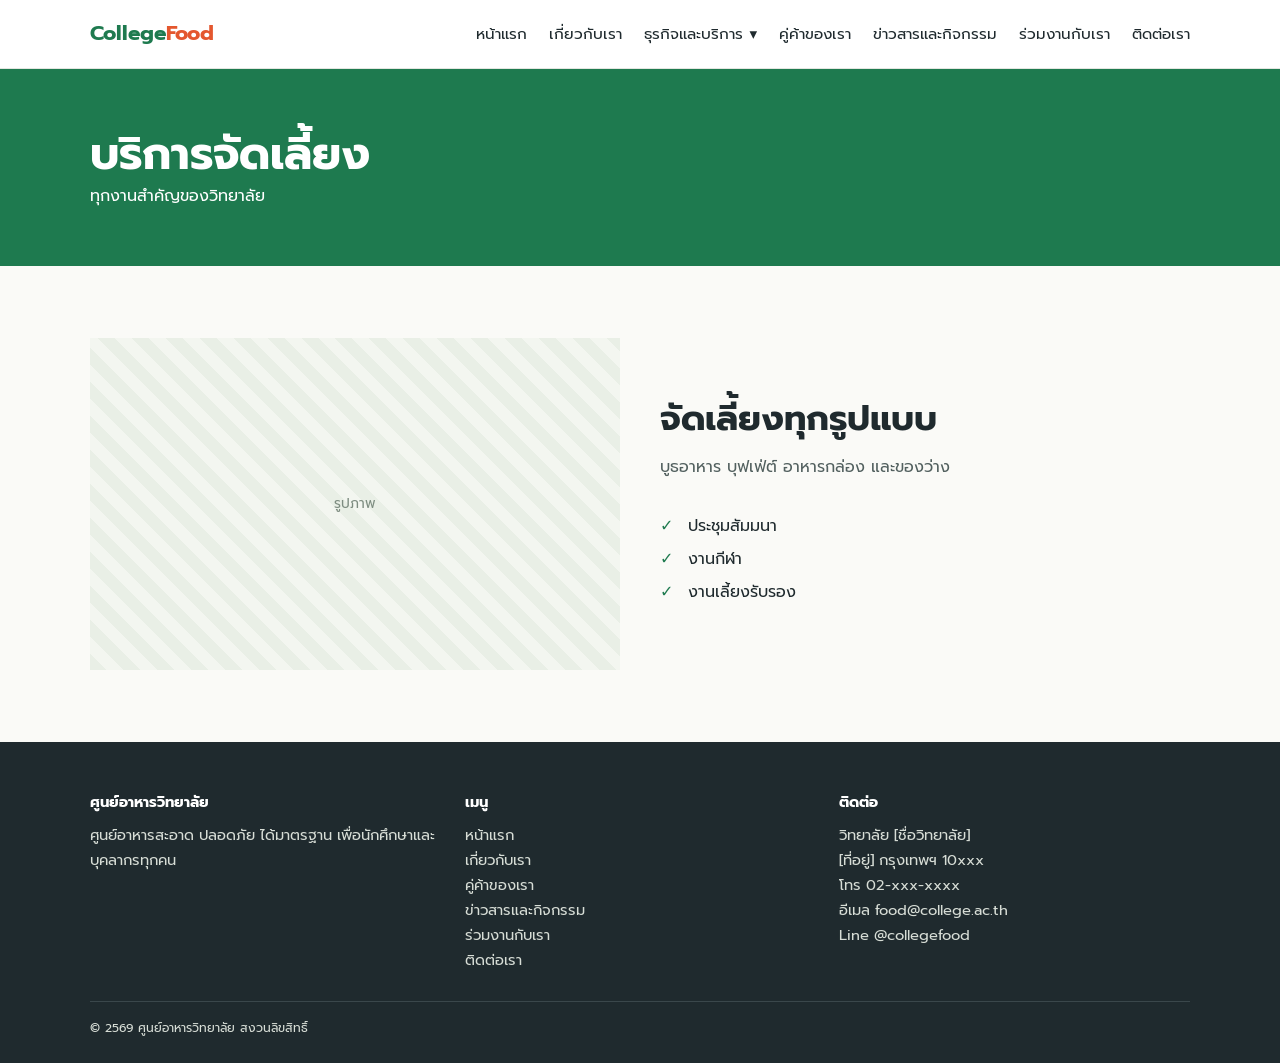
<file: ปวส.2/09-Jirakit/services/catering.html>
<!DOCTYPE html>
<html lang="th">

<head>
    <meta charset="utf-8">
    <meta name="viewport" content="width=device-width,initial-scale=1">
    <title>บริการจัดเลี้ยง | ศูนย์อาหารวิทยาลัย</title>
    <link rel="preconnect" href="https://fonts.googleapis.com">
    <link href="https://fonts.googleapis.com/css2?family=Prompt:wght@400;500;700&display=swap" rel="stylesheet">
    <link rel="stylesheet" href="../assets/css/style.css">
</head>

<body>
    <header class="hd">
        <div class="wrap"><a class="logo" href="../index.html">College<span>Food</span></a><button class="burger"
                aria-label="เมนู" aria-expanded="false">☰</button>
            <nav class="nav"><a href="../index.html">หน้าแรก</a><a href="../about.html">เกี่ยวกับเรา</a>
                <div class="dd"><a href="#" tabindex="0">ธุรกิจและบริการ ▾</a>
                    <div><a href="../services/food-center.html">บริการศูนย์อาหาร</a><a
                            href="../services/school-catering.html">แคทเทอริ่งอาหารในสถานศึกษา</a><a
                            href="../services/catering.html">บริการจัดเลี้ยง</a></div>
                </div><a href="../partners.html">คู่ค้าของเรา</a><a href="../news.html">ข่าวสารและกิจกรรม</a><a
                    href="../job.html">ร่วมงานกับเรา</a><a href="../contact.html">ติดต่อเรา</a>
            </nav>
        </div>
    </header>
    <main>
        <div class="page-hd">
            <div class="wrap">
                <h1>บริการจัดเลี้ยง</h1>
                <p>ทุกงานสำคัญของวิทยาลัย</p>
            </div>
        </div>
        <section>
            <div class="wrap split">
                <div class="ph">รูปภาพ</div>
                <div>
                    <h2>จัดเลี้ยงทุกรูปแบบ</h2>
                    <p class="lead">บูธอาหาร บุฟเฟ่ต์ อาหารกล่อง และของว่าง</p>
                    <ul class="tick">
                        <li>ประชุมสัมมนา</li>
                        <li>งานกีฬา</li>
                        <li>งานเลี้ยงรับรอง</li>
                    </ul>
                </div>
            </div>
        </section>
    </main>
    <footer class="ft">
        <div class="wrap">
            <div class="g3">
                <div>
                    <h4>ศูนย์อาหารวิทยาลัย</h4>ศูนย์อาหารสะอาด ปลอดภัย ได้มาตรฐาน เพื่อนักศึกษาและบุคลากรทุกคน
                </div>
                <div>
                    <h4>เมนู</h4><a href="../index.html">หน้าแรก</a><br><a href="../about.html">เกี่ยวกับเรา</a><br><a
                        href="../partners.html">คู่ค้าของเรา</a><br><a href="../news.html">ข่าวสารและกิจกรรม</a><br><a
                        href="../job.html">ร่วมงานกับเรา</a><br><a href="../contact.html">ติดต่อเรา</a><br>
                </div>
                <div>
                    <h4>ติดต่อ</h4>วิทยาลัย [ชื่อวิทยาลัย]<br>[ที่อยู่] กรุงเทพฯ 10xxx<br>โทร 02-xxx-xxxx<br>อีเมล
                    food@college.ac.th<br>Line @collegefood
                </div>
            </div><small>© 2569 ศูนย์อาหารวิทยาลัย สงวนลิขสิทธิ์</small>
        </div>
    </footer>
    <script src="../assets/js/main.js"></script>
</body>

</html>
</file>
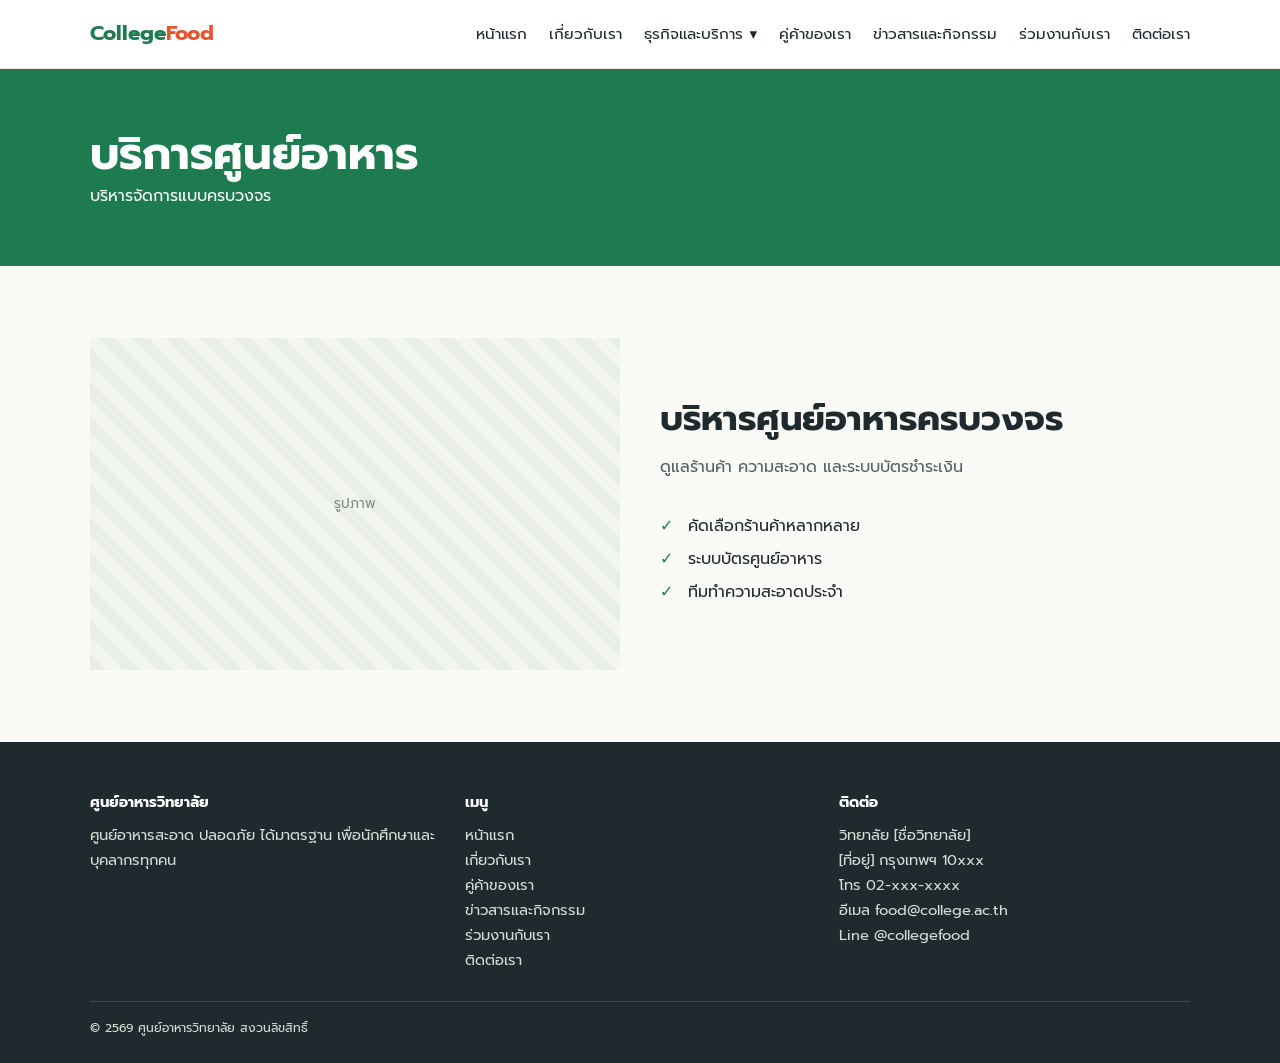
<file: ปวส.2/09-Jirakit/services/food-center.html>
<!DOCTYPE html>
<html lang="th">

<head>
    <meta charset="utf-8">
    <meta name="viewport" content="width=device-width,initial-scale=1">
    <title>บริการศูนย์อาหาร | ศูนย์อาหารวิทยาลัย</title>
    <link rel="preconnect" href="https://fonts.googleapis.com">
    <link href="https://fonts.googleapis.com/css2?family=Prompt:wght@400;500;700&display=swap" rel="stylesheet">
    <link rel="stylesheet" href="../assets/css/style.css">
</head>

<body>
    <header class="hd">
        <div class="wrap"><a class="logo" href="../index.html">College<span>Food</span></a><button class="burger"
                aria-label="เมนู" aria-expanded="false">☰</button>
            <nav class="nav"><a href="../index.html">หน้าแรก</a><a href="../about.html">เกี่ยวกับเรา</a>
                <div class="dd"><a href="#" tabindex="0">ธุรกิจและบริการ ▾</a>
                    <div><a href="../services/food-center.html">บริการศูนย์อาหาร</a><a
                            href="../services/school-catering.html">แคทเทอริ่งอาหารในสถานศึกษา</a><a
                            href="../services/catering.html">บริการจัดเลี้ยง</a></div>
                </div><a href="../partners.html">คู่ค้าของเรา</a><a href="../news.html">ข่าวสารและกิจกรรม</a><a
                    href="../job.html">ร่วมงานกับเรา</a><a href="../contact.html">ติดต่อเรา</a>
            </nav>
        </div>
    </header>
    <main>
        <div class="page-hd">
            <div class="wrap">
                <h1>บริการศูนย์อาหาร</h1>
                <p>บริหารจัดการแบบครบวงจร</p>
            </div>
        </div>
        <section>
            <div class="wrap split">
                <div class="ph">รูปภาพ</div>
                <div>
                    <h2>บริหารศูนย์อาหารครบวงจร</h2>
                    <p class="lead">ดูแลร้านค้า ความสะอาด และระบบบัตรชำระเงิน</p>
                    <ul class="tick">
                        <li>คัดเลือกร้านค้าหลากหลาย</li>
                        <li>ระบบบัตรศูนย์อาหาร</li>
                        <li>ทีมทำความสะอาดประจำ</li>
                    </ul>
                </div>
            </div>
        </section>
    </main>
    <footer class="ft">
        <div class="wrap">
            <div class="g3">
                <div>
                    <h4>ศูนย์อาหารวิทยาลัย</h4>ศูนย์อาหารสะอาด ปลอดภัย ได้มาตรฐาน เพื่อนักศึกษาและบุคลากรทุกคน
                </div>
                <div>
                    <h4>เมนู</h4><a href="../index.html">หน้าแรก</a><br><a href="../about.html">เกี่ยวกับเรา</a><br><a
                        href="../partners.html">คู่ค้าของเรา</a><br><a href="../news.html">ข่าวสารและกิจกรรม</a><br><a
                        href="../job.html">ร่วมงานกับเรา</a><br><a href="../contact.html">ติดต่อเรา</a><br>
                </div>
                <div>
                    <h4>ติดต่อ</h4>วิทยาลัย [ชื่อวิทยาลัย]<br>[ที่อยู่] กรุงเทพฯ 10xxx<br>โทร 02-xxx-xxxx<br>อีเมล
                    food@college.ac.th<br>Line @collegefood
                </div>
            </div><small>© 2569 ศูนย์อาหารวิทยาลัย สงวนลิขสิทธิ์</small>
        </div>
    </footer>
    <script src="../assets/js/main.js"></script>
</body>

</html>
</file>
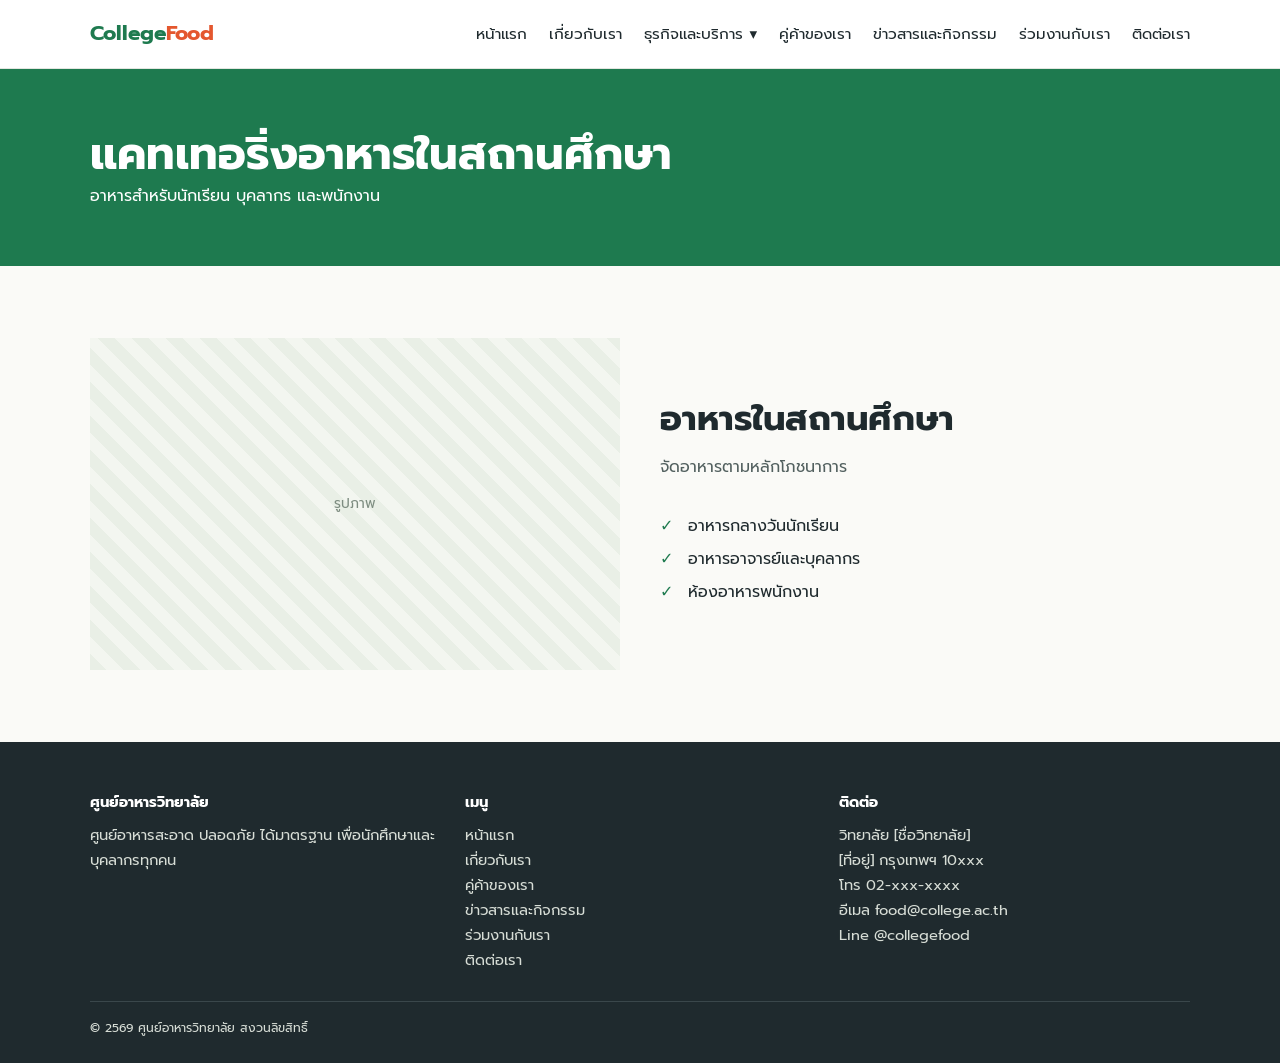
<file: ปวส.2/09-Jirakit/services/school-catering.html>
<!DOCTYPE html>
<html lang="th">

<head>
    <meta charset="utf-8">
    <meta name="viewport" content="width=device-width,initial-scale=1">
    <title>แคทเทอริ่งอาหารในสถานศึกษา | ศูนย์อาหารวิทยาลัย</title>
    <link rel="preconnect" href="https://fonts.googleapis.com">
    <link href="https://fonts.googleapis.com/css2?family=Prompt:wght@400;500;700&display=swap" rel="stylesheet">
    <link rel="stylesheet" href="../assets/css/style.css">
</head>

<body>
    <header class="hd">
        <div class="wrap"><a class="logo" href="../index.html">College<span>Food</span></a><button class="burger"
                aria-label="เมนู" aria-expanded="false">☰</button>
            <nav class="nav"><a href="../index.html">หน้าแรก</a><a href="../about.html">เกี่ยวกับเรา</a>
                <div class="dd"><a href="#" tabindex="0">ธุรกิจและบริการ ▾</a>
                    <div><a href="../services/food-center.html">บริการศูนย์อาหาร</a><a
                            href="../services/school-catering.html">แคทเทอริ่งอาหารในสถานศึกษา</a><a
                            href="../services/catering.html">บริการจัดเลี้ยง</a></div>
                </div><a href="../partners.html">คู่ค้าของเรา</a><a href="../news.html">ข่าวสารและกิจกรรม</a><a
                    href="../job.html">ร่วมงานกับเรา</a><a href="../contact.html">ติดต่อเรา</a>
            </nav>
        </div>
    </header>
    <main>
        <div class="page-hd">
            <div class="wrap">
                <h1>แคทเทอริ่งอาหารในสถานศึกษา</h1>
                <p>อาหารสำหรับนักเรียน บุคลากร และพนักงาน</p>
            </div>
        </div>
        <section>
            <div class="wrap split">
                <div class="ph">รูปภาพ</div>
                <div>
                    <h2>อาหารในสถานศึกษา</h2>
                    <p class="lead">จัดอาหารตามหลักโภชนาการ</p>
                    <ul class="tick">
                        <li>อาหารกลางวันนักเรียน</li>
                        <li>อาหารอาจารย์และบุคลากร</li>
                        <li>ห้องอาหารพนักงาน</li>
                    </ul>
                </div>
            </div>
        </section>
    </main>
    <footer class="ft">
        <div class="wrap">
            <div class="g3">
                <div>
                    <h4>ศูนย์อาหารวิทยาลัย</h4>ศูนย์อาหารสะอาด ปลอดภัย ได้มาตรฐาน เพื่อนักศึกษาและบุคลากรทุกคน
                </div>
                <div>
                    <h4>เมนู</h4><a href="../index.html">หน้าแรก</a><br><a href="../about.html">เกี่ยวกับเรา</a><br><a
                        href="../partners.html">คู่ค้าของเรา</a><br><a href="../news.html">ข่าวสารและกิจกรรม</a><br><a
                        href="../job.html">ร่วมงานกับเรา</a><br><a href="../contact.html">ติดต่อเรา</a><br>
                </div>
                <div>
                    <h4>ติดต่อ</h4>วิทยาลัย [ชื่อวิทยาลัย]<br>[ที่อยู่] กรุงเทพฯ 10xxx<br>โทร 02-xxx-xxxx<br>อีเมล
                    food@college.ac.th<br>Line @collegefood
                </div>
            </div><small>© 2569 ศูนย์อาหารวิทยาลัย สงวนลิขสิทธิ์</small>
        </div>
    </footer>
    <script src="../assets/js/main.js"></script>
</body>

</html>
</file>
<file: ปวส.2/011-Thiraphong/css/style.css>
/* Hangar Game Store - styles */
/* Layout: store header + featured capsule + specials shelf + filter rail / list browse. Capsules use Steam's 460×215 ratio. */
:root{
  --bg:#F2F4F6; --surface:#FFFFFF; --surface-2:#E8ECF0; --line:#D8DEE4;
  --fg:#141A20; --muted:#5A6672; --accent:#0B6F6A; --accent-hover:#085A56; --accent-ink:#FFFFFF;
  --sale-bg:#DDEFC8; --sale-fg:#3B6410; --mixed:#9A6A0B; --overlay:rgba(14,20,26,.45);
  --font-display:"Anuphan","IBM Plex Sans Thai",system-ui,sans-serif;
  --font-body:"IBM Plex Sans Thai",system-ui,-apple-system,"Segoe UI",sans-serif;
  --font-mono:"IBM Plex Mono",ui-monospace,Menlo,monospace;
  --r:8px;
}
@media (prefers-color-scheme:dark){:root:not([data-theme="light"]){
  --bg:#0F1418; --surface:#161D23; --surface-2:#1F2830; --line:#2A353F;
  --fg:#E5EAEE; --muted:#93A0AC; --accent:#37BDB3; --accent-hover:#5ED0C7; --accent-ink:#04211F;
  --sale-bg:#24361A; --sale-fg:#B4E07A; --mixed:#E0B04E; --overlay:rgba(0,0,0,.6); color-scheme:dark}}
:root[data-theme="dark"]{
  --bg:#0F1418; --surface:#161D23; --surface-2:#1F2830; --line:#2A353F;
  --fg:#E5EAEE; --muted:#93A0AC; --accent:#37BDB3; --accent-hover:#5ED0C7; --accent-ink:#04211F;
  --sale-bg:#24361A; --sale-fg:#B4E07A; --mixed:#E0B04E; --overlay:rgba(0,0,0,.6); color-scheme:dark}

*{box-sizing:border-box}
img{max-width:100%}
[hidden]{display:none!important}
body{margin:0;background:var(--bg);color:var(--fg);font-family:var(--font-body);font-size:15px;line-height:1.55}
body::before{content:"";position:fixed;inset:0 0 auto;height:env(safe-area-inset-top,0px);z-index:40;background:var(--surface)}
h1,h2,h3{font-family:var(--font-display);line-height:1.25;text-wrap:balance;margin:0}
button,input,select{font:inherit;color:inherit}
button{cursor:pointer}
:focus-visible{outline:2px solid var(--accent);outline-offset:2px}
a{color:var(--accent)}
.wrap{max-width:1180px;margin:0 auto;padding-left:max(16px,env(safe-area-inset-left,0px));padding-right:max(16px,env(safe-area-inset-right,0px))}
.price,.num{font-family:var(--font-mono);font-variant-numeric:tabular-nums}

/* Header */
.top{position:sticky;top:env(safe-area-inset-top,0px);z-index:30;background:var(--surface);border-bottom:1px solid var(--line)}
.top .wrap{display:flex;align-items:center;gap:20px;min-height:60px;flex-wrap:wrap;padding-block:8px}
.brand{display:flex;align-items:center;gap:9px;text-decoration:none;color:var(--fg);font-family:var(--font-display);font-weight:700;font-size:19px;letter-spacing:.01em}
.brand img{flex:none;display:block}
.nav{display:flex;gap:4px}
.nav a{padding:6px 12px;border-radius:6px;text-decoration:none;color:var(--muted);font-weight:500;white-space:nowrap}
.nav a:hover{color:var(--fg);background:var(--surface-2)}
.nav a[aria-current="page"]{color:var(--fg);background:var(--surface-2)}
.nav .count{font-size:12px;color:var(--muted);margin-left:4px}
.search{position:relative;flex:1;min-width:180px;max-width:360px;margin-left:auto}
.search input{width:100%;height:38px;padding:0 12px 0 36px;border:1px solid var(--line);border-radius:6px;background:var(--bg)}
.search input:focus{outline:none;border-color:var(--accent)}
.search > svg{position:absolute;left:11px;top:11px;color:var(--muted);pointer-events:none}
.suggest{position:absolute;top:44px;left:0;right:0;background:var(--surface);border:1px solid var(--line);border-radius:var(--r);box-shadow:0 10px 30px rgba(0,0,0,.14);overflow:hidden;z-index:5}
.suggest button{display:grid;grid-template-columns:72px 1fr auto;gap:10px;align-items:center;width:100%;padding:8px 10px;border:0;background:none;text-align:left}
.suggest button:hover,.suggest button.on{background:var(--surface-2)}
.suggest .t{font-weight:500;overflow:hidden;text-overflow:ellipsis;white-space:nowrap}
.suggest .empty{padding:12px;color:var(--muted)}
.cart-btn{display:flex;align-items:center;gap:8px;height:38px;padding:0 14px;border:0;border-radius:6px;background:var(--accent);color:var(--accent-ink);font-weight:600}
.cart-btn:hover{background:var(--accent-hover)}
.cart-btn .num{background:rgba(255,255,255,.22);border-radius:10px;padding:0 7px;font-size:13px}

/* Capsule art */
.cap{display:block;width:100%;aspect-ratio:460/215;border-radius:6px;overflow:hidden;background:var(--surface-2)}
.cap svg{display:block;width:100%;height:100%}

main{padding-block:28px 64px;display:grid;grid-template-columns:minmax(0,1fr);gap:44px}
main > section{min-width:0}
.sec-head{display:flex;align-items:baseline;justify-content:space-between;gap:12px;margin-bottom:14px;flex-wrap:wrap}
.sec-head h2{font-size:20px;font-weight:600}
.sec-head p{margin:0;color:var(--muted);font-size:14px}

/* Featured */
.feat{display:grid;grid-template-columns:minmax(0,1.65fr) minmax(0,1fr);background:var(--surface);border:1px solid var(--line);border-radius:10px;overflow:hidden}
.feat-art{position:relative;background:var(--surface-2)}
.feat-art .cap{border-radius:0;height:100%;aspect-ratio:auto;min-height:100%}
.feat-art button.open{position:absolute;inset:0;border:0;background:none}
.feat-info{padding:24px;display:flex;flex-direction:column;gap:12px;min-width:0}
.eyebrow{font-size:12px;letter-spacing:.08em;text-transform:uppercase;color:var(--muted);font-weight:600}
.feat-info h1{font-size:28px;font-weight:700}
.feat-info .desc{margin:0;color:var(--muted)}
.tags{display:flex;flex-wrap:wrap;gap:6px}
.tag{font-size:12.5px;padding:2px 9px;border-radius:4px;background:var(--surface-2);color:var(--muted)}
.review{font-size:13.5px;color:var(--muted)}
.review b{font-weight:600;color:var(--accent)}
.review b.mixed{color:var(--mixed)}
.buy{display:flex;align-items:center;gap:10px;margin-top:auto;flex-wrap:wrap}
.pricebox{display:flex;align-items:center;gap:8px}
.disc{background:var(--sale-bg);color:var(--sale-fg);font-family:var(--font-mono);font-weight:500;font-size:14px;padding:3px 7px;border-radius:4px}
.was{text-decoration:line-through;color:var(--muted);font-size:13px}
.now{font-size:17px;font-weight:500}
.btn{height:38px;padding:0 16px;border-radius:6px;border:1px solid var(--line);background:var(--surface);font-weight:600;display:inline-flex;align-items:center;gap:6px;white-space:nowrap}
.btn:hover{border-color:var(--muted)}
.btn.primary{background:var(--accent);border-color:var(--accent);color:var(--accent-ink)}
.btn.primary:hover{background:var(--accent-hover);border-color:var(--accent-hover)}
.btn.ghost{background:none}
.btn[disabled]{opacity:.6;cursor:default}
.btn.icon{width:38px;padding:0;justify-content:center}
.btn.icon.on{color:#D2475B;border-color:currentColor}
.feat-nav{display:flex;align-items:center;gap:10px;margin-top:12px}
.thumbs{display:grid;grid-template-columns:repeat(5,minmax(0,1fr));gap:8px;flex:1}
.thumbs button{padding:0;border:2px solid transparent;border-radius:8px;background:none;opacity:.6}
.thumbs button:hover{opacity:.9}
.thumbs button.on{border-color:var(--accent);opacity:1}
.arrow{flex:none}

/* Specials shelf */
.shelf{display:grid;grid-auto-flow:column;grid-auto-columns:minmax(220px,1fr);gap:14px;overflow-x:auto;scroll-snap-type:x mandatory;padding-bottom:6px}
.card{scroll-snap-align:start;background:var(--surface);border:1px solid var(--line);border-radius:var(--r);padding:8px 8px 12px;display:flex;flex-direction:column;gap:8px;text-align:left;cursor:pointer;min-width:0}
.card:hover{border-color:var(--muted)}
.card .name{font-weight:600;padding:0 4px;overflow:hidden;text-overflow:ellipsis;white-space:nowrap}
.card .ends{font-size:12.5px;color:var(--muted);padding:0 4px}
.card .pricebox{padding:0 4px}

/* Browse */
#browse{scroll-margin-top:calc(env(safe-area-inset-top,0px) + 120px)}
.browse{display:grid;grid-template-columns:230px minmax(0,1fr);gap:24px;align-items:start}
.filters{background:var(--surface);border:1px solid var(--line);border-radius:var(--r);padding:16px;display:grid;gap:18px;position:sticky;top:calc(env(safe-area-inset-top,0px) + 76px)}
.filters summary{display:none}
.fgroup{display:grid;gap:6px}
.fgroup h3{font-size:13px;font-weight:600;color:var(--muted);letter-spacing:.04em}
.check{display:flex;align-items:center;gap:8px;font-size:14px;cursor:pointer}
.check input{accent-color:var(--accent);width:16px;height:16px;margin:0}
.check .num{margin-left:auto;font-size:12px;color:var(--muted)}
.range-out{display:flex;justify-content:space-between;font-size:13px;color:var(--muted)}
input[type=range]{width:100%;accent-color:var(--accent)}
.link-btn{border:0;background:none;color:var(--accent);padding:0;font-size:13.5px;text-align:left;font-weight:500}
.tabs{display:flex;gap:2px;border-bottom:1px solid var(--line);margin-bottom:6px;overflow-x:auto}
.tabs button{border:0;background:none;padding:10px 14px;color:var(--muted);font-weight:500;border-bottom:2px solid transparent;margin-bottom:-1px;white-space:nowrap}
.tabs button:hover{color:var(--fg)}
.tabs button[aria-selected="true"]{color:var(--fg);border-bottom-color:var(--accent)}
.bar{display:flex;align-items:center;justify-content:space-between;gap:10px;padding:8px 0;flex-wrap:wrap;font-size:13.5px;color:var(--muted)}
.chip{display:inline-flex;align-items:center;gap:6px;background:var(--surface-2);color:var(--fg);border:0;border-radius:4px;padding:3px 8px;font-size:13px}
.list{display:grid;gap:8px}
.row{display:grid;grid-template-columns:184px minmax(0,1fr) auto;gap:16px;align-items:center;background:var(--surface);border:1px solid var(--line);border-radius:var(--r);padding:8px;cursor:pointer}
.row:hover{border-color:var(--muted)}
.row .info{min-width:0;display:grid;gap:4px}
.row .title{font-weight:600;font-size:15.5px}
.row .meta{font-size:13px;color:var(--muted)}
.row .side{display:flex;align-items:center;gap:10px;padding-right:6px}
.owned{font-size:12.5px;font-weight:600;color:var(--accent);background:var(--surface-2);padding:3px 8px;border-radius:4px}
.empty-state{padding:40px 20px;text-align:center;color:var(--muted);background:var(--surface);border:1px dashed var(--line);border-radius:var(--r)}
.empty-state h3{color:var(--fg);font-size:17px;margin-bottom:6px}

/* Library */
.lib{display:grid;grid-template-columns:repeat(auto-fill,minmax(230px,1fr));gap:14px}
.lib .card{cursor:default}
.lib .card .row2{display:flex;justify-content:space-between;align-items:center;padding:0 4px;gap:8px}

/* Dialog */
dialog{border:0;padding:0;border-radius:12px;background:var(--surface);color:var(--fg);width:min(760px,calc(100% - 32px));max-height:calc(100% - 32px)}
dialog::backdrop{background:var(--overlay)}
.dlg-body{padding:22px;display:grid;gap:14px}
.dlg-head{display:flex;justify-content:space-between;gap:12px;align-items:start}
.dlg-head h2{font-size:24px}
.facts{display:grid;grid-template-columns:auto 1fr;gap:4px 14px;font-size:13.5px;margin:0}
.facts dt{color:var(--muted)}
.facts dd{margin:0}
.dlg-body p{margin:0;max-width:65ch}
.buybar{display:flex;align-items:center;justify-content:space-between;gap:12px;flex-wrap:wrap;background:var(--surface-2);border-radius:var(--r);padding:12px 14px}
.buybar .label{font-weight:600}

/* Cart drawer */
.scrim{position:fixed;inset:0;background:var(--overlay);z-index:50}
.drawer{position:fixed;top:0;right:0;bottom:0;width:min(420px,100%);background:var(--surface);z-index:51;display:flex;flex-direction:column;border-left:1px solid var(--line);padding-top:env(safe-area-inset-top,0px);padding-bottom:env(safe-area-inset-bottom,0px);padding-right:env(safe-area-inset-right,0px)}
.drawer header{display:flex;justify-content:space-between;align-items:center;padding:16px 18px;border-bottom:1px solid var(--line)}
.drawer header h2{font-size:18px}
.drawer .items{flex:1;overflow-y:auto;padding:12px 18px;display:grid;gap:10px;align-content:start}
.citem{display:grid;grid-template-columns:96px minmax(0,1fr) auto;gap:12px;align-items:center}
.citem .t{font-weight:600;font-size:14.5px;overflow:hidden;text-overflow:ellipsis;white-space:nowrap}
.citem .rm{border:0;background:none;color:var(--muted);font-size:13px;padding:0}
.citem .rm:hover{color:var(--fg);text-decoration:underline}
.drawer footer{border-top:1px solid var(--line);padding:16px 18px;display:grid;gap:10px}
.sum{display:flex;justify-content:space-between;font-size:14px;color:var(--muted)}
.sum.total{color:var(--fg);font-size:17px;font-weight:600}
.note{font-size:12.5px;color:var(--muted);margin:0}
.done{padding:40px 24px;text-align:center;display:grid;gap:10px;justify-items:center}

.toast{position:fixed;left:50%;transform:translateX(-50%);bottom:calc(20px + env(safe-area-inset-bottom,0px));background:var(--fg);color:var(--bg);padding:10px 16px;border-radius:8px;font-size:14px;z-index:60;max-width:calc(100% - 32px)}

footer.site{border-top:1px solid var(--line);color:var(--muted);font-size:13px}
footer.site .wrap{padding-block:24px;display:flex;justify-content:space-between;gap:12px;flex-wrap:wrap}

@media (max-width:900px){
  .feat{grid-template-columns:1fr}
  .feat-art .cap{aspect-ratio:460/215;height:auto}
  .browse{grid-template-columns:1fr}
  .filters{position:static;padding:0}
  .filters summary{display:flex;justify-content:space-between;padding:12px 16px;cursor:pointer;font-weight:600;list-style:none}
  .filters summary::-webkit-details-marker{display:none}
  .filters .fbody{padding:0 16px 16px;display:grid;gap:18px}
}
@media (min-width:901px){ .filters .fbody{display:grid;gap:18px} }
@media (max-width:640px){
  .top .wrap{gap:10px}
  .nav{order:3;width:100%;overflow-x:auto}
  .search{order:4;max-width:none;flex-basis:100%}
  .brand{margin-right:auto}
  .cart-btn .lbl{display:none}
  .feat-info{padding:18px}
  .feat-info h1{font-size:23px}
  .thumbs{grid-template-columns:repeat(5,minmax(0,1fr));gap:5px}
  .arrow{display:none}
  .row{grid-template-columns:120px minmax(0,1fr);gap:12px}
  .row .side{grid-column:1/-1;justify-content:space-between;padding:0 2px}
  .row .tags{display:none}
  .citem{grid-template-columns:80px minmax(0,1fr) auto}
}
@media (prefers-reduced-motion:no-preference){ .card,.row,.btn,.thumbs button{transition:border-color .15s,background-color .15s,opacity .15s} }
</file>
<file: ปวส.2/09-Jirakit/assets/css/style.css>
:root {
    --ink: #1f2a2e;
    --leaf: #1e7a4f;
    --leaf-d: #145a39;
    --tomato: #e4572e;
    --sun: #ffc233;
    --paper: #fafaf7;
    --line: #e3e6e0;
    --r: 14px
}

* {
    box-sizing: border-box;
    margin: 0
}

body {
    font-family: 'Prompt', 'Noto Sans Thai', system-ui, sans-serif;
    color: var(--ink);
    background: var(--paper);
    line-height: 1.7
}

img {
    max-width: 100%;
    display: block
}

a {
    color: inherit;
    text-decoration: none
}

:focus-visible {
    outline: 3px solid var(--sun);
    outline-offset: 2px
}

.wrap {
    max-width: 1140px;
    margin: auto;
    padding: 0 20px
}

section {
    padding: 72px 0
}

h1,
h2,
h3 {
    line-height: 1.3
}

h2 {
    font-size: clamp(1.6rem, 3vw, 2.2rem);
    margin-bottom: 12px
}

.lead {
    color: #52605f;
    max-width: 62ch;
    margin-bottom: 32px
}

.btn {
    display: inline-block;
    padding: 11px 26px;
    border-radius: 99px;
    background: var(--tomato);
    color: #fff;
    font-weight: 500;
    border: 0;
    cursor: pointer;
    font: inherit
}

.btn.alt {
    background: transparent;
    border: 2px solid #fff
}

.btn:hover {
    filter: brightness(1.08)
}

/* header */
.hd {
    position: sticky;
    top: 0;
    z-index: 50;
    background: #fff;
    border-bottom: 1px solid var(--line)
}

.hd .wrap {
    display: flex;
    align-items: center;
    justify-content: space-between;
    height: 68px
}

.logo {
    font-weight: 700;
    font-size: 1.3rem;
    color: var(--leaf)
}

.logo span {
    color: var(--tomato)
}

.nav {
    display: flex;
    gap: 22px;
    align-items: center;
    font-size: .95rem
}

.nav a:hover,
.nav a.on {
    color: var(--tomato)
}

.dd {
    position: relative
}

.dd>div {
    display: none;
    position: absolute;
    top: 100%;
    left: -12px;
    background: #fff;
    border: 1px solid var(--line);
    border-radius: 10px;
    padding: 8px;
    min-width: 260px
}

.dd:hover>div,
.dd:focus-within>div {
    display: block
}

.dd>div a {
    display: block;
    padding: 8px 12px;
    border-radius: 6px
}

.dd>div a:hover {
    background: var(--paper)
}

.burger {
    display: none;
    background: none;
    border: 0;
    font-size: 1.7rem;
    cursor: pointer
}

/* hero */
.hero {
    position: relative;
    height: min(78vh, 560px);
    overflow: hidden;
    background: var(--leaf-d);
    color: #fff;
    padding: 0
}

.slide {
    position: absolute;
    inset: 0;
    display: flex;
    align-items: center;
    opacity: 0;
    transition: opacity .8s
}

.slide.on {
    opacity: 1
}

.slide:nth-child(1) {
    background: linear-gradient(120deg, #145a39, #1e7a4f)
}

.slide:nth-child(2) {
    background: linear-gradient(120deg, #b8401f, #e4572e)
}

.slide:nth-child(3) {
    background: linear-gradient(120deg, #2a3f5f, #3d6a8a)
}

.slide h1 {
    font-size: clamp(2.2rem, 6vw, 4rem)
}

.slide p {
    font-size: 1.25rem;
    margin: 8px 0 24px
}

.dots {
    position: absolute;
    bottom: 20px;
    left: 0;
    right: 0;
    display: flex;
    justify-content: center;
    gap: 10px
}

.dots button {
    width: 12px;
    height: 12px;
    border-radius: 50%;
    border: 2px solid #fff;
    background: none;
    cursor: pointer
}

.dots .on {
    background: #fff
}

.page-hd {
    background: var(--leaf);
    color: #fff;
    padding: 56px 0
}

.page-hd h1 {
    font-size: clamp(1.8rem, 4vw, 2.8rem)
}

/* grids */
.g3 {
    display: grid;
    grid-template-columns: repeat(auto-fit, minmax(260px, 1fr));
    gap: 24px
}

.card {
    background: #fff;
    border: 1px solid var(--line);
    border-radius: var(--r);
    overflow: hidden
}

.card .b {
    padding: 20px
}

.card h3 {
    margin-bottom: 6px
}

.ph {
    aspect-ratio: 16/10;
    background: repeating-linear-gradient(45deg, #e9efe6, #e9efe6 12px, #f3f6f0 12px, #f3f6f0 24px);
    display: grid;
    place-items: center;
    color: #7d8c80;
    font-size: .85rem
}

.std {
    text-align: center
}

.std .ic {
    width: 72px;
    height: 72px;
    margin: 0 auto 12px;
    border-radius: 50%;
    background: var(--sun);
    display: grid;
    place-items: center;
    font-size: 2rem
}

.alt-bg {
    background: #fff
}

.promo-tag {
    color: var(--tomato);
    font-size: .85rem;
    font-weight: 500
}

.split {
    display: grid;
    grid-template-columns: 1fr 1fr;
    gap: 40px;
    align-items: center
}

.split.rev>:first-child {
    order: 2
}

.partners {
    display: grid;
    grid-template-columns: repeat(auto-fill, minmax(130px, 1fr));
    gap: 14px
}

.partners div {
    aspect-ratio: 3/2;
    border: 1px solid var(--line);
    border-radius: 10px;
    background: #fff;
    display: grid;
    place-items: center;
    color: #9aa69c;
    font-size: .8rem
}

ul.tick {
    list-style: none;
    padding: 0
}

ul.tick li {
    padding-left: 28px;
    position: relative;
    margin: 6px 0
}

ul.tick li:before {
    content: "✓";
    position: absolute;
    left: 0;
    color: var(--leaf);
    font-weight: 700
}

form {
    display: grid;
    gap: 14px;
    max-width: 520px
}

input,
textarea,
select {
    padding: 11px 14px;
    border: 1px solid #c9d0c8;
    border-radius: 10px;
    font: inherit;
    width: 100%
}

/* footer */
.ft {
    background: var(--ink);
    color: #d7ddd6;
    padding: 48px 0 24px;
    font-size: .92rem
}

.ft .g3 {
    margin-bottom: 28px
}

.ft h4 {
    color: #fff;
    margin-bottom: 8px
}

.ft a:hover {
    color: var(--sun)
}

.ft small {
    display: block;
    border-top: 1px solid #3a474b;
    padding-top: 16px
}

@media(max-width:820px) {
    .split {
        grid-template-columns: 1fr
    }

    .split.rev>:first-child {
        order: 0
    }

    .burger {
        display: block
    }

    .nav {
        display: none;
        position: absolute;
        top: 68px;
        left: 0;
        right: 0;
        background: #fff;
        flex-direction: column;
        align-items: flex-start;
        padding: 16px 20px;
        border-bottom: 1px solid var(--line)
    }

    .nav.open {
        display: flex
    }

    .dd>div {
        display: block;
        position: static;
        border: 0;
        padding-left: 12px
    }
}

@media(prefers-reduced-motion:reduce) {
    .slide {
        transition: none
    }
}
</file>
